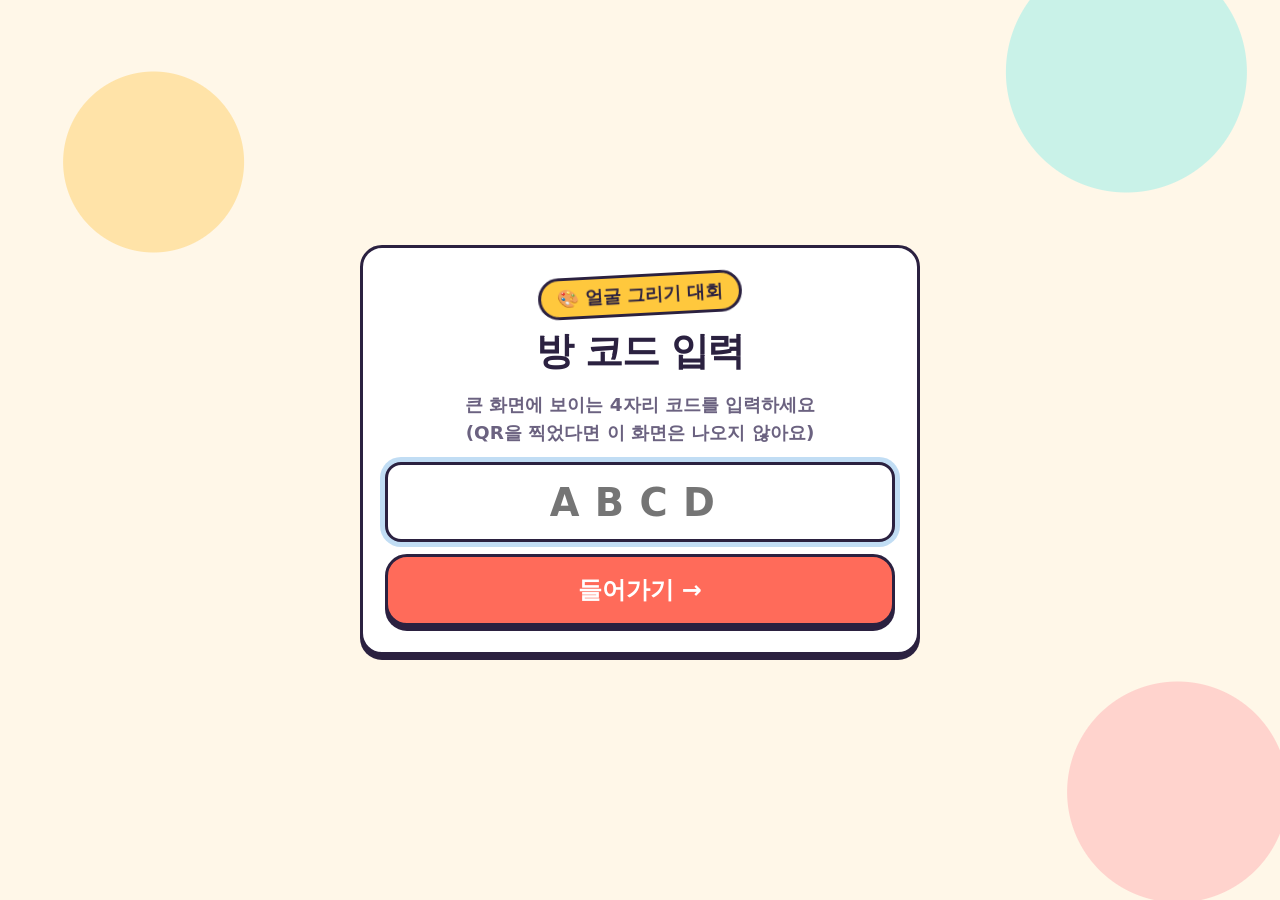
<file: face/index.html>
<!doctype html>
<html lang="ko">
<head>
<meta charset="utf-8">
<meta name="viewport" content="width=device-width, initial-scale=1, maximum-scale=1, user-scalable=no, viewport-fit=cover">
<meta name="apple-mobile-web-app-capable" content="yes">
<meta name="mobile-web-app-capable" content="yes">
<meta name="theme-color" content="#fff7e8">
<title>얼굴 그리기 대회 — 참가</title>
<link rel="stylesheet" href="common.css">
<link rel="stylesheet" href="join.css?v=face5">
</head>
<body class="join">

<!-- 0. 방 코드 입력 (QR 없이 주소로만 들어온 경우) -->
<section id="scr-code" class="screen center hidden">
  <div class="card name-card">
    <div class="badge">🎨 얼굴 그리기 대회</div>
    <h1>방 코드 입력</h1>
    <p class="hint big">큰 화면에 보이는 4자리 코드를 입력하세요<br>(QR을 찍었다면 이 화면은 나오지 않아요)</p>
    <form id="code-form" autocomplete="off">
      <input id="code-input" class="input code-input" maxlength="6" placeholder="ABCD" autocapitalize="characters" enterkeyhint="go" required>
      <button class="btn btn-primary btn-lg wide">들어가기 →</button>
    </form>
  </div>
</section>

<!-- 1. 이름 입력 -->
<section id="scr-name" class="screen center hidden">
  <div class="card name-card">
    <div class="badge">🎨 참가하기</div>
    <h1 id="n-event">얼굴 그리기 대회</h1>
    <div class="topic-box"><span>오늘의 주제</span><b id="n-topic">—</b></div>
    <form id="name-form" autocomplete="off">
      <input id="name-input" class="input" maxlength="12" placeholder="이름 또는 별칭" enterkeyhint="go" required>
      <button class="btn btn-primary btn-lg wide" id="join-btn">입장하기 →</button>
      <p class="hint">로그인 없이 이름만 쓰면 끝! 내 이름표를 단 캐릭터가 큰 화면에 나타나요.</p>
    </form>
  </div>
</section>

<!-- 2. 시작 대기 -->
<section id="scr-wait" class="screen center hidden">
  <div class="card wait-card">
    <h2>👀 큰 화면을 보세요!</h2>
    <p class="hint big"><b id="w-name"></b>님 캐릭터가 등장했어요</p>
    <canvas class="mini-char" id="w-char" width="360" height="480"></canvas>
    <div class="topic-box"><span>오늘의 주제 · 제한 시간 <b id="w-dur">5분</b></span><b id="w-topic">—</b></div>
    <div class="say" data-say></div>
    <p class="hint">진행자가 <b>시작</b>을 누르면 그림판이 열려요 <span class="loader"><i></i><i></i><i></i></span></p>
  </div>
</section>

<!-- 3. 그리기 -->
<section id="scr-draw" class="screen draw hidden">
  <header class="draw-head">
    <div class="topic-line"><span class="topic-tag">주제</span><b id="d-topic">—</b></div>
    <button class="say-btn" id="say-open" aria-label="한마디 보내기">💬</button>
    <div class="timer" id="d-timer">5:00</div>
  </header>

  <div class="canvas-wrap" id="canvas-wrap">
    <div class="zoomer" id="zoomer">
      <canvas id="c-base"></canvas>
      <canvas id="c-guide" aria-hidden="true"></canvas>
      <canvas id="c-ink" aria-label="그림판"></canvas>
      <canvas id="c-badge"></canvas>
    </div>
    <button class="fit-btn hidden" id="fit-btn">↺ 원래 크기</button>
    <div class="pinch-hint" id="pinch-hint">✌️ 두 손가락으로 확대·이동</div>
    <div class="paused-cover hidden" id="paused-cover"><div>⏸️<br>잠시 멈춤<small>진행자가 다시 시작할 때까지 기다려 주세요</small></div></div>
  </div>

  <div class="tools" id="tools">
    <div class="colors" id="colors"></div>
    <div class="tool-row">
      <button class="tool on" id="t-pen">✏️<span>펜</span></button>
      <button class="tool" id="t-eraser">🧽<span>지우개</span></button>
      <button class="tool" id="t-undo">↩️<span>되돌리기</span></button>
      <button class="tool" id="t-clear">🗑️<span>전체 지우기</span></button>
    </div>
    <div class="size-row" id="sizes">
      <span class="size-label">굵기</span>
    </div>
    <button class="btn btn-primary btn-lg submit-btn" id="submit-btn">✨ 화면에 띄우기</button>
  </div>
</section>

<!-- 4. 제출 완료 -->
<section id="scr-done" class="screen scroll hidden">
  <div class="done-wrap">
    <div class="card done-card">
      <div class="big-emoji pop">🎉</div>
      <h2>큰 화면에 떴어요!</h2>
      <img id="done-img" alt="내 캐릭터">
      <div class="say" data-say></div>
      <div class="reveal-note hidden" id="reveal-note">🏆 시상식이 시작됐어요! 앞 화면을 봐 주세요</div>
    </div>
    <div class="card like-card hidden" id="like-card">
      <h3>💗 마음에 드는 그림에 하트!</h3>
      <p class="hint" id="like-hint"></p>
      <div class="like-grid" id="like-grid"></div>
    </div>
  </div>
</section>

<!-- 5. 마감(미제출) -->
<section id="scr-closed" class="screen center hidden">
  <div class="card done-card">
    <div class="big-emoji">⏰</div>
    <h2>그리기 시간이 끝났어요</h2>
    <p class="hint big">다음 라운드를 기다려 주세요!</p>
    <div class="say" data-say></div>
  </div>
</section>

<div class="net-badge hidden" id="net-badge">📶 연결 중…</div>

<script src="vendor/supabase.js"></script>
<script src="common.js?v=face5"></script>
<script src="fd.js?v=face5"></script>
<script src="join.js?v=face5"></script>
</body>
</html>
</file>
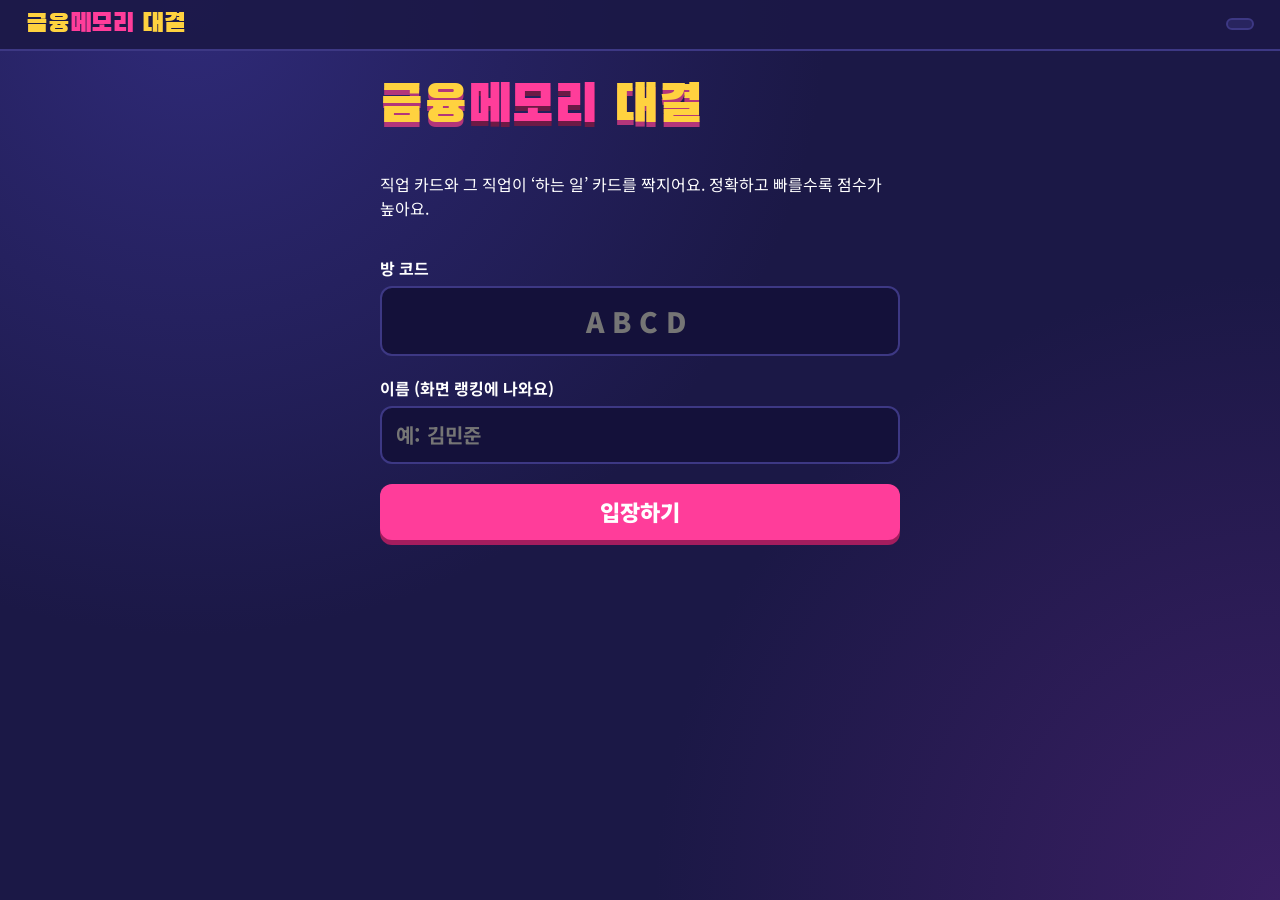
<file: finance/index.html>
<!DOCTYPE html>
<html lang="ko">
<head>
<meta charset="utf-8">
<meta name="viewport" content="width=device-width,initial-scale=1">
<title>금융메모리 대결</title>
<link rel="preconnect" href="https://fonts.googleapis.com">
<link href="https://fonts.googleapis.com/css2?family=Black+Han+Sans&family=Noto+Sans+KR:wght@400;700;900&display=swap" rel="stylesheet">
<link rel="stylesheet" href="arcade.css">
<link rel="stylesheet" href="finance.css">
</head>
<body class="student">
<header class="top"><h1>금융<span>메모리</span> 대결</h1><span class="pill" id="who"></span></header>
<main>
  <section class="view on" id="v-join">
    <form class="setup narrow" id="joinForm">
      <h2 class="hero small">금융<em>메모리</em> 대결</h2>
      <p>직업 카드와 그 직업이 ‘하는 일’ 카드를 짝지어요. 정확하고 빠를수록 점수가 높아요.</p>
      <label class="field" id="codeField">방 코드<input class="input" id="code" maxlength="4" autocomplete="off" autocapitalize="characters" placeholder="ABCD"></label>
      <label class="field">이름 (화면 랭킹에 나와요)<input class="input" id="name" maxlength="12" autocomplete="off" placeholder="예: 김민준"></label>
      <button class="btn big-btn" id="joinBtn">입장하기</button>
      <p class="err" id="joinErr" role="alert"></p>
    </form>
  </section>

  <section class="view" id="v-wait">
    <div class="setup narrow center">
      <h2 class="hero small" id="waitTitle">입장 완료!</h2>
      <p class="wait-msg" id="waitMsg">선생님이 시작 버튼을 누르면<br>모두 동시에 시작돼요.</p>
      <div class="pulse" aria-hidden="true">₩</div>
      <p class="muted" id="waitInfo"></p>
      <div id="myResult"></div>
    </div>
  </section>

  <section class="view" id="v-play">
    <div class="hud"><h2 id="pround"></h2><span class="pill sc" id="mscore">0점</span><span class="pill" id="mpairs">0/10</span><span class="pill" id="mtime">0:00</span><span class="pill combo" id="mcombo"></span></div>
    <div class="grid" id="grid"></div>
  </section>
</main>
<div class="ov" id="cd"><div class="countdown" id="cdn">3</div></div>

<script src="vendor/supabase.js"></script>
<script src="jobs.js"></script>
<script src="fm.js"></script>
<script src="play.js"></script>
</body>
</html>
</file>
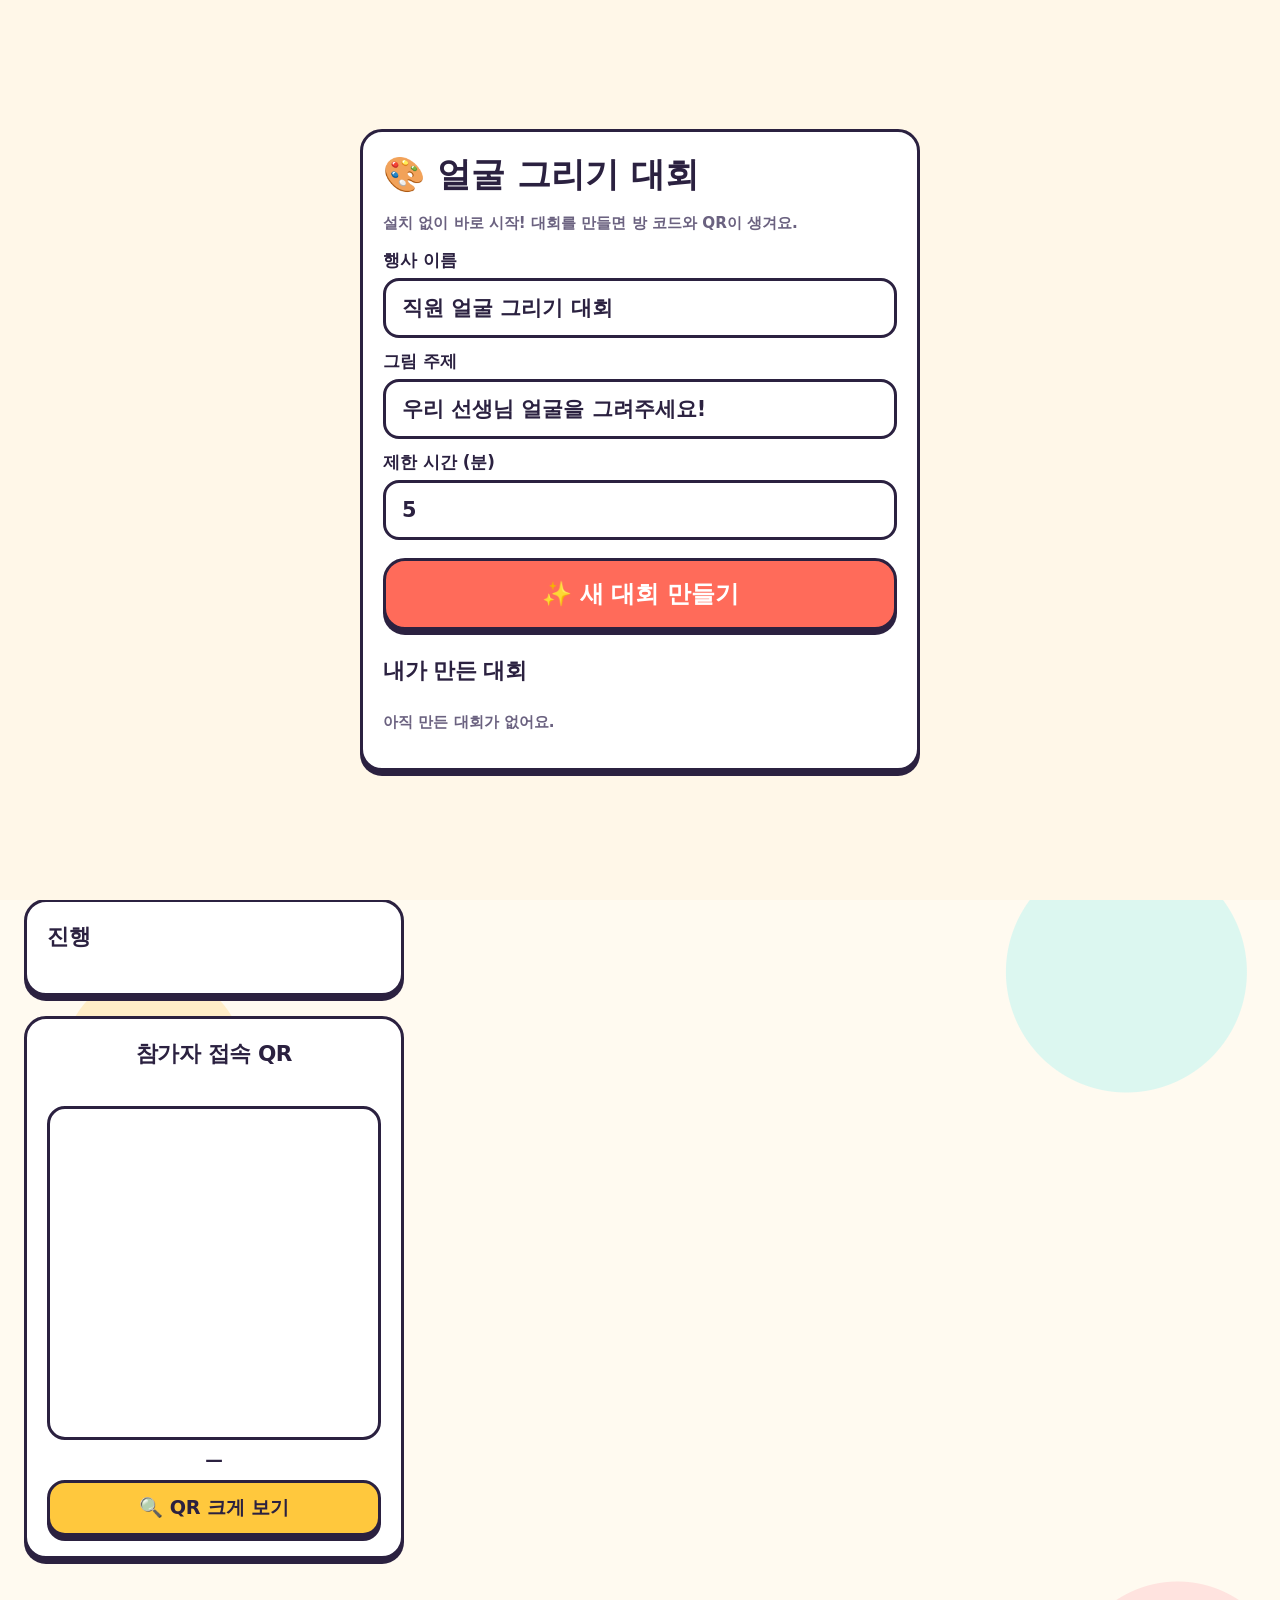
<file: face/host.html>
<!doctype html>
<html lang="ko">
<head>
<meta charset="utf-8">
<meta name="viewport" content="width=device-width, initial-scale=1">
<title>진행자 — 얼굴 그리기 대회</title>
<link rel="stylesheet" href="common.css">
<link rel="stylesheet" href="host.css">
</head>
<body class="host">

<header class="topbar">
  <div class="brand">🎨 <span id="h-event">얼굴 그리기 대회</span> <span class="room-code">방 코드 <b id="h-code">—</b></span></div>
  <span class="chip waiting" id="h-status"><i class="dot"></i><b>시작 전</b></span>
  <div class="h-timer" id="h-timer">5:00</div>
  <div class="counts">
    <div><small>참가</small><b id="h-pc">0</b></div>
    <div><small>제출</small><b id="h-sc">0</b></div>
  </div>
  <a class="btn btn-sky btn-sm" id="open-screen" target="dc-screen">📺 프로젝터 화면 열기</a>
</header>

<nav class="tabs" role="tablist">
  <button class="tab on" data-tab="run">① 진행</button>
  <button class="tab" data-tab="judge">② 심사</button>
  <button class="tab" data-tab="award">③ 시상</button>
  <button class="tab" data-tab="admin">⚙️ 관리</button>
</nav>

<!-- ① 진행 -->
<main class="panel" id="tab-run">
  <div class="run-grid">
    <div class="col">
      <section class="card">
        <h3>대회 설정</h3>
        <form id="cfg-form">
          <label class="field" for="cfg-event">행사 이름</label>
          <input class="input" id="cfg-event" maxlength="60">
          <label class="field" for="cfg-topic">그림 주제</label>
          <input class="input" id="cfg-topic" maxlength="120">
          <label class="field" for="cfg-min">제한 시간 (분)</label>
          <input class="input" id="cfg-min" type="number" min="1" max="180" step="0.5">
          <label class="field">점수 방식</label>
          <div class="opt-row"><label><input type="checkbox" id="cfg-likes"> 💗 좋아요 투표 반영</label>
            <span>심사 <input class="input mini" id="cfg-weight" type="number" min="0" max="100" step="5">% · 1인당 하트 <input class="input mini" id="cfg-maxlikes" type="number" min="1" max="10">개</span></div>
          <div class="opt-row"><label><input type="checkbox" id="cfg-bubbles"> 💬 한마디 말풍선 허용</label></div>
          <label class="field" for="cfg-judge">순위 정하는 방법</label>
          <select class="input" id="cfg-judge">
            <option value="votes">친구 투표로만 순위 (기본)</option>
            <option value="claude">AI가 알아서 채점</option>
            <option value="mock">리허설용 가짜 AI</option>
            <option value="manual">진행자가 직접 채점</option>
          </select>
          <button class="btn btn-mint wide" id="cfg-save" style="margin-top:12px">저장</button>
        </form>
      </section>

      <section class="card">
        <h3>진행</h3>
        <div class="controls" id="controls"></div>
        <p class="note" id="ctl-note"></p>
      </section>

      <section class="card qr-card">
        <h3>참가자 접속 QR</h3>
        <div class="tunnel" id="tunnel"></div>
        <div class="qr" id="qr"></div>
        <div class="url" id="join-url">—</div>
        <button class="btn btn-sun wide" id="qr-big">🔍 QR 크게 보기</button>
      </section>
    </div>

    <div class="col wide-col">
      <section class="card">
        <div class="sec-head">
          <h3>실시간 갤러리</h3>
          <div class="progress"><i id="sub-bar"></i></div>
          <span id="sub-text" class="muted"></span>
        </div>
        <div class="gallery" id="gallery"></div>
        <p class="empty" id="gallery-empty">아직 제출된 그림이 없어요. 그림이 들어오면 여기에 바로 나타나요.</p>
      </section>
      <section class="card">
        <div class="sec-head"><h3>참가자</h3><span class="muted">● 접속 중 · ✅ 완성 · 💬 마지막 한마디 · 이름을 누르면 내보내기</span></div>
        <div class="people" id="people"></div>
      </section>
    </div>
  </div>
</main>

<!-- ② 심사 -->
<main class="panel hidden" id="tab-judge">
  <section class="card judge-bar">
    <div class="ai-state" id="ai-state"></div>
    <div class="row wrap">
      <button class="btn btn-grape" id="ai-new">🤖 AI 심사 (아직 안 본 그림)</button>
      <button class="btn btn-ghost" id="ai-all">🔁 AI 전체 다시 심사</button>
      <a class="btn btn-ghost" id="csv" download>📄 결과 CSV 저장</a>
    </div>
    <div class="ai-progress hidden" id="ai-progress"><div class="progress"><i></i></div><span></span></div>
    <p class="note">심사 기준: <b>창의성 · 주제 표현력 · 완성도 · 재미</b> (각 10점, 총 40점). 그려진 사람의 외모는 평가하지 않고, 그림의 표현과 아이디어만 평가합니다. 진행자가 직접 입력한 점수가 AI 점수보다 우선합니다. <b id="formula-note"></b> 동점이면 창의성 → 좋아요 → 먼저 제출한 순입니다.</p>
  </section>
  <div class="judge-grid">
    <div class="judge-list" id="judge-list"></div>
    <aside class="card rank-panel">
      <h3>현재 순위</h3>
      <ol class="rank-list" id="rank-list"></ol>
      <p class="muted" id="rank-empty">점수가 입력되면 순위가 나타나요.</p>
    </aside>
  </div>
</main>

<!-- ③ 시상 -->
<main class="panel hidden" id="tab-award">
  <div class="award-grid">
    <section class="card">
      <h3>시상식 진행</h3>
      <ol class="steps">
        <li>프로젝터에 <b>📺 프로젝터 화면</b>을 띄워 두세요 (위 오른쪽 버튼).</li>
        <li><b>시상식 시작</b>을 누르면 큰 화면이 시상 화면으로 바뀝니다.</li>
        <li><b>다음 ▶</b>을 누를 때마다 3위 → 2위 → 1위 → 전체 순위 순서로 공개됩니다.</li>
        <li>큰 화면 아래쪽 조작 바(마우스를 움직이면 나타남)나 키보드 → ← 로도 넘길 수 있어요.</li>
      </ol>
      <div class="award-ctl">
        <button class="btn btn-primary btn-lg" id="rv-open">🏆 시상식 시작</button>
        <div class="row">
          <button class="btn btn-ghost btn-lg" id="rv-prev">◀ 이전</button>
          <button class="btn btn-sun btn-lg" id="rv-next">다음 ▶</button>
        </div>
        <button class="btn btn-ghost" id="rv-close">시상식 닫기</button>
      </div>
      <div class="rv-now" id="rv-now"></div>
    </section>
    <section class="card">
      <h3>공개될 순위 미리보기</h3>
      <div id="award-preview"></div>
    </section>
  </div>
</main>

<!-- ⚙️ 관리 -->
<main class="panel hidden" id="tab-admin">
  <div class="admin-grid">
    <section class="card">
      <h3>시연용 데이터</h3>
      <p>예시 참가자 10명과 캐릭터 8개(한마디·하트·점수·작품 별명 포함)를 넣습니다. 큰 화면에서 바로 🏆 순위 발표까지 시연할 수 있어요.</p>
      <div class="row wrap">
        <button class="btn btn-sun" id="demo-scored">🧪 예시 데이터 넣기 (점수 포함)</button>
        <button class="btn btn-ghost" id="demo-plain">예시 그림만 넣기 (채점 연습용)</button>
      </div>
    </section>
    <section class="card">
      <h3>초기화</h3>
      <p><b>새 라운드</b>: 그림과 점수만 지우고 접속한 참가자는 그대로 둡니다. 참가자 화면은 새 그림판으로 바뀝니다.</p>
      <button class="btn btn-sun" id="reset-round">🔄 새 라운드 시작</button>
      <p style="margin-top:22px"><b>전체 초기화</b>: 참가자, 그림, 점수를 모두 지웁니다. 참가자는 이름을 다시 입력해야 합니다.</p>
      <button class="btn btn-danger" id="reset-all">🧹 전체 초기화</button>
    </section>
    <section class="card">
      <h3>다른 기기에서 진행하기</h3>
      <p>아래 링크를 다른 노트북·태블릿에서 열면 같은 대회를 진행할 수 있어요. <b>진행자 키가 들어 있으니 학생에게 보여주지 마세요.</b></p>
      <label class="field">진행자 화면 링크</label><input class="input sm" id="host-link" readonly onclick="this.select()">
      <label class="field">큰 화면(프로젝터) 링크</label><input class="input sm" id="screen-link" readonly onclick="this.select()">
      <p style="margin-top:18px"><a class="btn btn-sky" href="host.html">＋ 새 대회 만들기 / 다른 대회 열기</a></p>
    </section>
    <section class="card">
      <h3>데이터 저장</h3>
      <p>참가자·그림·점수는 인터넷(Supabase)에 실시간으로 저장돼요. 창을 닫거나 새로고침해도 그대로 이어집니다. 결과는 심사 탭의 <b>CSV 저장</b>으로 엑셀에서 열 수 있어요.</p>
      <p class="muted" id="judge-info"></p>
    </section>
  </div>
</main>

<!-- 대회 만들기 -->
<div class="gate hidden" id="gate">
  <div class="card gate-card">
    <h1>🎨 얼굴 그리기 대회</h1>
    <p class="muted">설치 없이 바로 시작! 대회를 만들면 방 코드와 QR이 생겨요.</p>
    <form id="gate-form">
      <label class="field" for="g-event">행사 이름</label>
      <input class="input" id="g-event" maxlength="60" value="직원 얼굴 그리기 대회">
      <label class="field" for="g-topic">그림 주제</label>
      <input class="input" id="g-topic" maxlength="120" value="우리 선생님 얼굴을 그려주세요!">
      <label class="field" for="g-min">제한 시간 (분)</label>
      <input class="input" id="g-min" type="number" min="1" max="60" step="0.5" value="5">
      <button class="btn btn-primary btn-lg wide" style="margin-top:18px">✨ 새 대회 만들기</button>
    </form>
    <h3 style="margin-top:26px">내가 만든 대회</h3>
    <div class="gate-list" id="gate-list"></div>
  </div>
</div>

<!-- QR 크게 보기 -->
<div class="qr-full hidden" id="qr-full">
  <div class="qr-full-inner">
    <h1 id="qf-event"></h1>
    <div class="qr" id="qr-full-code"></div>
    <div class="url big" id="qf-url"></div>
    <p>📱 카메라로 QR을 비추면 바로 참가할 수 있어요 · 로그인 필요 없음</p>
    <button class="btn btn-ghost" id="qr-close">닫기</button>
  </div>
</div>

<script src="vendor/qrcode.js"></script>
<script src="vendor/supabase.js"></script>
<script src="common.js?v=face5"></script>
<script src="fd.js?v=face5"></script>
<script src="host.js?v=face5"></script>
</body>
</html>
</file>
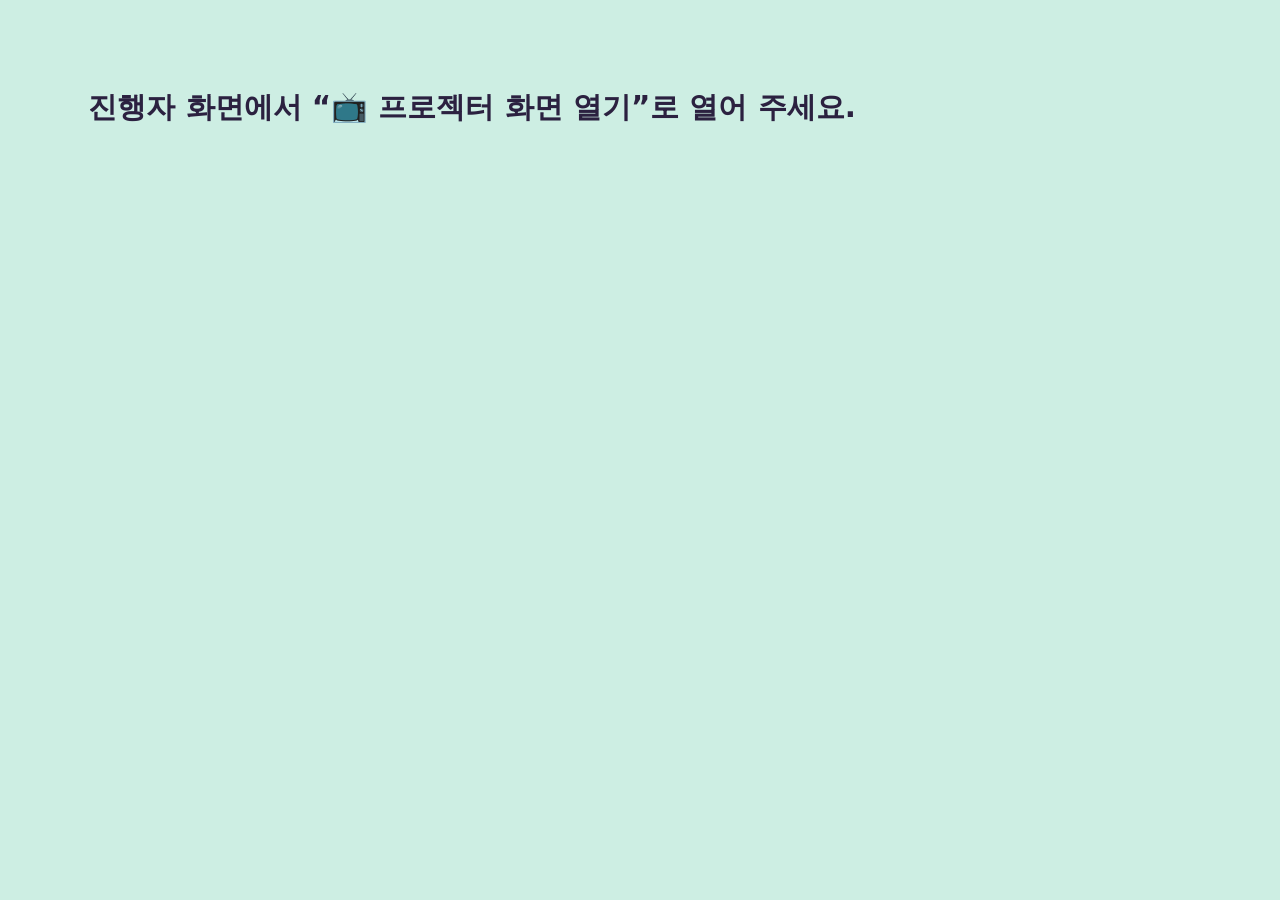
<file: face/screen.html>
<!doctype html>
<html lang="ko">
<head>
<meta charset="utf-8">
<meta name="viewport" content="width=device-width, initial-scale=1">
<title>큰 화면 — 얼굴 그리기 대회</title>
<link rel="stylesheet" href="common.css">
<link rel="stylesheet" href="screen.css">
</head>
<body class="screen-page">

<!-- 캐릭터 무대 -->
<div id="stage">
  <div class="floor"></div>
  <div id="crowd"></div>
</div>

<!-- 상단 정보 -->
<header id="hud">
  <div class="hud-topic"><span id="hud-state">대기</span><b id="hud-topic"></b></div>
  <div class="hud-timer" id="hud-timer">5:00</div>
  <div class="hud-count"><div><small>참가</small><b id="hud-pc">0</b></div><div><small>완성</small><b id="hud-sc">0</b></div></div>
</header>

<!-- 대기 화면 QR -->
<aside id="lobby">
  <div class="lb-badge">🎨 QR 찍고 참가!</div>
  <h1 id="lb-event"></h1>
  <div class="qr" id="lb-qr"></div>
  <div class="lb-url" id="lb-url"></div>
  <p class="lb-how">📱 카메라로 QR 찍기 → 이름 입력 → 끝!<br><small>앱 설치·로그인 필요 없어요</small></p>
</aside>

<!-- 구석 QR -->
<div id="qr-corner"><div class="qr" id="corner-qr"></div><span>QR로 참가</span></div>

<!-- 새 그림 등장 알림 -->
<div id="arrivals"></div>

<!-- AI 심사 연출 -->
<div id="judge-panel" class="hidden">
  <div class="jp-frame"><img id="jp-img" alt=""><i class="scan"></i><i class="corner tl"></i><i class="corner tr"></i><i class="corner bl"></i><i class="corner br"></i></div>
  <div class="jp-info">
    <div class="jp-head"><span class="jp-dot"></span><b id="jp-title">AI 심사위원 분석 중</b></div>
    <div class="jp-name" id="jp-name"></div>
    <div class="jp-bars" id="jp-bars"></div>
    <div class="jp-result hidden" id="jp-result"><div class="jp-nick" id="jp-nick"></div><div class="jp-score" id="jp-score"></div><p id="jp-comment"></p></div>
    <div class="jp-progress" id="jp-progress"></div>
  </div>
</div>

<!-- 크게 보기 -->
<div id="spot" class="hidden"></div>

<!-- 시상식 -->
<div id="award" class="hidden">
  <div class="beams"></div>
  <div id="award-body"></div>
</div>

<!-- 조작 바 -->
<nav id="dock">
  <div id="dock-main"></div>
  <span class="sep"></span>
  <button class="dk" id="dk-qr">📱 QR</button>
  <button class="dk" id="dk-full">⛶ 전체화면</button>
  <a class="dk" id="dk-host" target="dc-host">⚙️ 진행자 화면</a>
</nav>

<script src="vendor/qrcode.js"></script>
<script src="vendor/supabase.js"></script>
<script src="common.js?v=face5"></script>
<script src="fd.js?v=face5"></script>
<script src="screen.js?v=face5"></script>
</body>
</html>
</file>
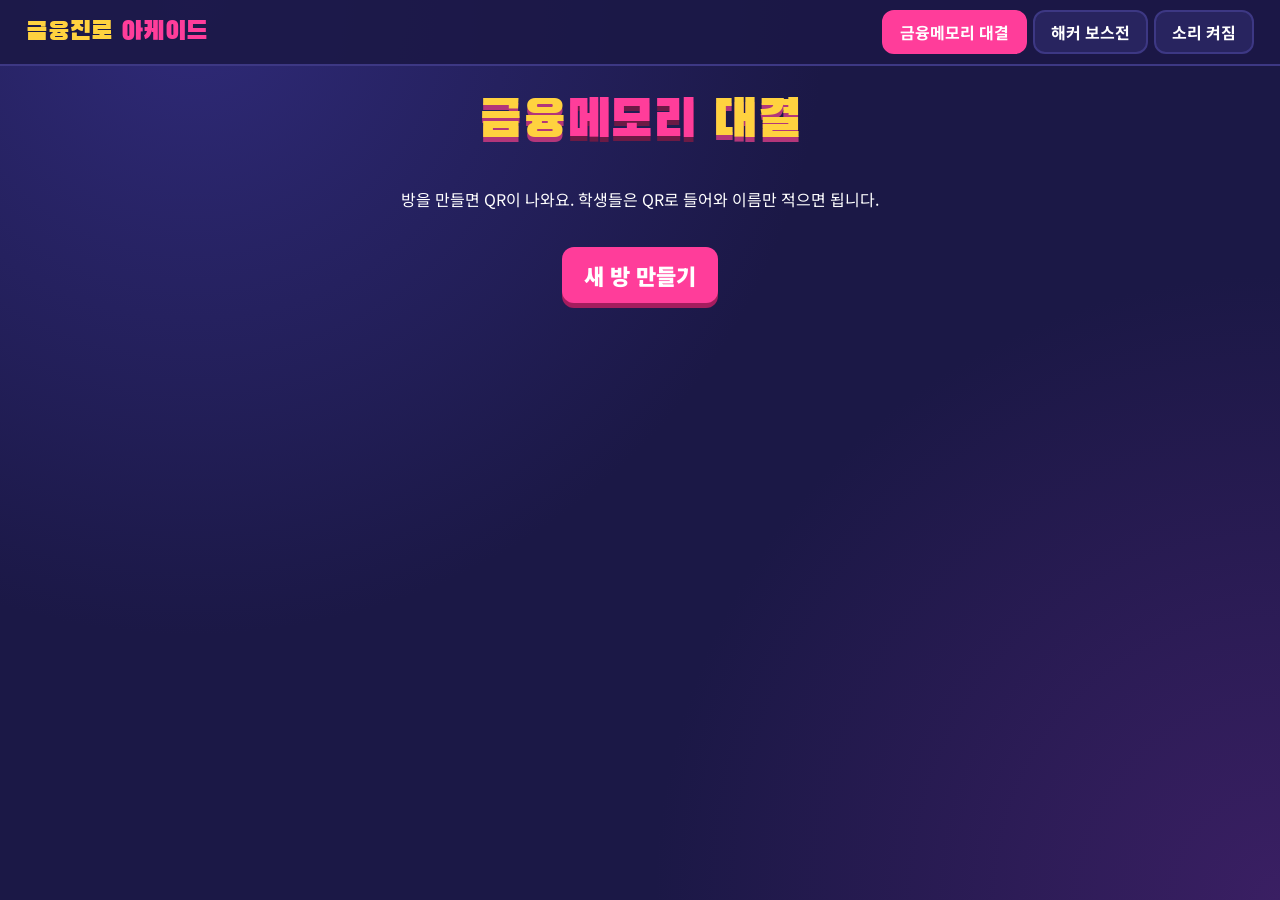
<file: finance/host.html>
<!DOCTYPE html>
<html lang="ko">
<head>
<meta charset="utf-8">
<meta name="viewport" content="width=device-width,initial-scale=1">
<title>금융진로 아케이드 · 진행자</title>
<link rel="preconnect" href="https://fonts.googleapis.com">
<link href="https://fonts.googleapis.com/css2?family=Black+Han+Sans&family=Noto+Sans+KR:wght@400;700;900&display=swap" rel="stylesheet">
<link rel="stylesheet" href="arcade.css">
<link rel="stylesheet" href="finance.css">
</head>
<body>
<header class="top">
  <h1>금융진로 <span>아케이드</span></h1>
  <nav class="nav" id="nav">
    <button data-v="race" class="on">금융메모리 대결</button>
    <button data-v="boss">해커 보스전</button>
    <button id="snd" aria-pressed="true">소리 켜짐</button>
  </nav>
</header>
<main>
  <section class="view on" id="v-start">
    <div class="setup narrow center">
      <h2 class="hero small">금융<em>메모리</em> 대결</h2>
      <p>방을 만들면 QR이 나와요. 학생들은 QR로 들어와 이름만 적으면 됩니다.</p>
      <button class="btn big-btn" id="newRoom">새 방 만들기</button>
      <p class="err" id="startErr" role="alert"></p>
    </div>
  </section>

  <section class="view" id="v-race">
    <div class="host-grid">
      <div class="panel">
        <div class="qr" id="qr"></div>
        <div class="roomcode" id="rcode"></div>
        <div class="joinurl" id="jurl"></div>
        <div><b id="pcount">참가자 0명</b><div class="chips" id="chips"></div></div>
        <button class="btn s" id="newRoom2">새 방 만들기</button>
      </div>
      <div class="panel">
        <div class="ctrl">
          <div class="round"><button id="rm" aria-label="판 번호 내리기">−</button><span id="rnum">1</span><button id="rp" aria-label="판 번호 올리기">+</button></div>
          <span class="muted">판 번호가 같으면 모두 같은 카드 배치</span>
        </div>
        <div class="ctrl">
          <button class="btn big-btn" id="startBtn">▶ 시작</button>
          <button class="btn s" id="stopBtn">■ 이번 판 종료</button>
          <button class="btn g" id="nextBtn">다음 판 준비</button>
        </div>
        <div class="status"><span class="tag" id="stTag">대기 중</span><span class="clock" id="clock">0:00</span><span class="bonus" id="bonus"></span><span class="bonus" id="done"></span></div>
        <h2 style="font-size:28px">실시간 랭킹</h2>
        <div class="board" id="board"><div class="empty">시작하면 여기에 순위가 실시간으로 올라와요.</div></div>
      </div>
    </div>
  </section>

  <section class="view" id="v-boss">
    <div class="arena">
      <div class="stage" id="stage">
        <div class="meter hp"><div class="lb"><span>해커 체력</span><span id="hpn"></span></div><div class="track"><div class="fill" id="hpf"></div></div></div>
        <svg class="boss" id="bossimg" viewBox="0 0 300 260" role="img" aria-label="후드를 쓴 해커 보스">
          <defs><radialGradient id="glow"><stop offset="0" stop-color="#ff3d9a" stop-opacity=".6"/><stop offset="1" stop-color="#ff3d9a" stop-opacity="0"/></radialGradient></defs>
          <ellipse cx="150" cy="245" rx="110" ry="12" fill="#000" opacity=".4"/>
          <circle cx="150" cy="110" r="110" fill="url(#glow)"/>
          <path d="M60 240 Q60 150 100 120 L200 120 Q240 150 240 240Z" fill="#2b2766"/>
          <path d="M150 20 Q80 25 78 110 Q80 165 150 170 Q220 165 222 110 Q220 25 150 20Z" fill="#3a3590"/>
          <path d="M150 40 Q98 46 98 112 Q100 150 150 152 Q200 150 202 112 Q202 46 150 40Z" fill="#0c0a22"/>
          <g id="eyes"><path d="M112 102 L140 110 L114 118Z" fill="#ff3d9a"/><path d="M188 102 L160 110 L186 118Z" fill="#ff3d9a"/></g>
          <path d="M128 135 Q150 128 172 135" stroke="#ff3d9a" stroke-width="3" fill="none"/>
          <rect x="70" y="178" width="160" height="70" rx="8" fill="#9aa0b8"/><rect x="78" y="185" width="144" height="56" rx="4" fill="#10142a"/>
          <text x="86" y="203" fill="#7fb83a" font-family="monospace" font-size="11">&gt; vault.crack()</text>
          <text x="86" y="219" fill="#7fb83a" font-family="monospace" font-size="11">&gt; ₩₩₩ 0101 1100</text>
          <text x="86" y="235" fill="#ff3d9a" font-family="monospace" font-size="11">&gt; ACCESS...</text>
          <circle cx="150" cy="212" r="10" fill="#ffd23f" opacity=".0" id="coin"/>
        </svg>
        <div class="meter vault"><div class="lb"><span>우리 은행 금고</span><span id="vn"></span></div><div class="track"><div class="fill" id="vf"></div></div></div>
        <p class="muted">반 전체가 한 팀이에요. 많이 맞힐수록 공격이 세지고, 몇 명만 맞히면 해커가 금고를 털어요.</p>
      </div>
      <div class="qbox">
        <div class="qtop"><span class="tag" id="qtag">대기 중</span><span class="muted" id="qnum"></span><svg class="timer" viewBox="0 0 64 64"><circle cx="32" cy="32" r="27" fill="none" stroke="#3d3884" stroke-width="7"/><circle id="tr" cx="32" cy="32" r="27" fill="none" stroke="#ffd23f" stroke-width="7" stroke-linecap="round" transform="rotate(-90 32 32)" stroke-dasharray="169.6" stroke-dashoffset="0"/><text id="tt" x="32" y="40" text-anchor="middle" fill="#fff" font-family="Black Han Sans" font-size="22">20</text></svg></div>
        <div class="q" id="q">해커가 금고 앞에 나타났다! 문제를 맞혀 막아내자.</div>
        <div id="qx"></div>
        <div class="ans" id="ans"></div>
        <div id="pick" style="display:none"><p class="muted" style="margin-bottom:8px">손 들어 보세요! 정답을 맞힌 사람이 얼마나 되나요?</p><div class="crowd">
          <button data-hit="many">거의 다 맞힘<small>큰 공격</small></button>
          <button data-hit="half">절반쯤<small>보통 공격</small></button>
          <button data-hit="few">몇 명만<small>해커의 반격!</small></button></div></div>
        <div class="row"><button class="btn" id="qbtn">문제 시작</button><button class="btn s" id="breset">보스 다시 소환</button></div>
      </div>
    </div>
  </section>
</main>
<div class="ov" id="cd"><div class="countdown" id="cdn">3</div></div>

<script src="vendor/supabase.js"></script>
<script src="vendor/qrcode.js"></script>
<script src="jobs.js"></script>
<script src="fm.js"></script>
<script src="host.js"></script>
<script src="boss.js"></script>
</body>
</html>
</file>
<file: face/common.css>
/* 공통 디자인: 밝고 유쾌한 '스티커' 스타일 */
:root {
  --bg: #fff7e8;
  --paper: #ffffff;
  --ink: #2b2140;
  --ink-soft: #6b6280;
  --line: #2b2140;
  --coral: #ff6b5a;
  --sun: #ffc83d;
  --mint: #2ec4a6;
  --sky: #4d9de0;
  --grape: #b57bff;
  --pink: #ff8fc7;
  --radius: 22px;
  --shadow: 0 5px 0 var(--line);
  --font: 'Pretendard', 'Apple SD Gothic Neo', 'Malgun Gothic', 'Noto Sans KR', system-ui, sans-serif;
}

* { box-sizing: border-box; }
html, body { margin: 0; height: 100%; }
body {
  font-family: var(--font);
  color: var(--ink);
  background:
    radial-gradient(circle at 12% 18%, #ffe3a8 0 90px, transparent 91px),
    radial-gradient(circle at 88% 8%, #c9f2e8 0 120px, transparent 121px),
    radial-gradient(circle at 92% 88%, #ffd3cd 0 110px, transparent 111px),
    var(--bg);
  word-break: keep-all;
  -webkit-tap-highlight-color: transparent;
}

button, input, textarea, select { font: inherit; color: inherit; }

.btn {
  display: inline-flex; align-items: center; justify-content: center; gap: .4em;
  min-height: 56px; padding: 0 1.3em;
  font-size: 1.2rem; font-weight: 800; letter-spacing: -.01em;
  border: 3px solid var(--line); border-radius: 18px;
  background: var(--paper); box-shadow: var(--shadow);
  cursor: pointer; user-select: none; touch-action: manipulation; text-decoration: none; color: inherit;
  transition: transform .08s, box-shadow .08s, opacity .2s;
}
.btn:active:not(:disabled) { transform: translateY(4px); box-shadow: 0 1px 0 var(--line); }
.btn:disabled { opacity: .4; cursor: not-allowed; }
.btn-primary { background: var(--coral); color: #fff; }
.btn-sky, .btn-primary, .btn-mint, .btn-grape, .btn-danger { color: #fff; }
.btn-sun { background: var(--sun); }
.btn-mint { background: var(--mint); color: #fff; }
.btn-sky { background: var(--sky); color: #fff; }
.btn-grape { background: var(--grape); color: #fff; }
.btn-danger { background: #e2453a; color: #fff; }
.btn-ghost { background: #fff; }
.btn-sm { min-height: 42px; font-size: 1rem; padding: 0 .9em; border-radius: 14px; box-shadow: 0 3px 0 var(--line); }
.btn-lg { min-height: 72px; font-size: 1.5rem; border-radius: 22px; }

.card {
  background: var(--paper); border: 3px solid var(--line); border-radius: var(--radius);
  box-shadow: var(--shadow); padding: 20px;
}

.input, textarea.input {
  width: 100%; min-height: 60px; padding: 10px 16px;
  font-size: 1.3rem; font-weight: 700;
  border: 3px solid var(--line); border-radius: 16px; background: #fff; outline: none;
}
.input:focus { box-shadow: 0 0 0 5px rgba(77,157,224,.35); }
label.field { display: block; font-weight: 800; margin: 12px 0 6px; font-size: 1.05rem; }

.chip {
  display: inline-flex; align-items: center; gap: .35em;
  padding: .25em .8em; border: 2.5px solid var(--line); border-radius: 999px;
  background: #fff; font-weight: 800; white-space: nowrap;
}
.chip.waiting { background: #eee8ff; }
.chip.running { background: var(--mint); color: #fff; }
.chip.paused { background: var(--sun); }
.chip.ended { background: var(--coral); color: #fff; }
.dot { width: .6em; height: .6em; border-radius: 50%; background: currentColor; display: inline-block; }
.chip.running .dot { animation: blink 1s infinite; }
@keyframes blink { 50% { opacity: .2; } }

.modal-back {
  position: fixed; inset: 0; z-index: 1000; display: grid; place-items: center; padding: 20px;
  background: rgba(43,33,64,.45); animation: fade .15s;
}
.modal {
  width: min(520px, 100%); background: #fff; border: 3px solid var(--line); border-radius: 26px;
  box-shadow: 0 8px 0 var(--line); padding: 28px; animation: pop .2s;
}
.modal-msg { font-size: 1.35rem; font-weight: 800; text-align: center; margin: 0 0 22px; line-height: 1.5; }
.modal-msg small { font-size: .85rem; color: var(--ink-soft); font-weight: 600; }
.modal .input { margin-bottom: 18px; text-align: center; letter-spacing: .2em; }
.modal-btns { display: flex; gap: 12px; }
.modal-btns .btn { flex: 1; }

#toasts { position: fixed; left: 50%; bottom: 28px; transform: translateX(-50%); z-index: 2000; display: grid; gap: 8px; }
.toast {
  padding: 14px 22px; border: 3px solid var(--line); border-radius: 16px; background: #fff;
  box-shadow: 0 4px 0 var(--line); font-weight: 800; font-size: 1.1rem; animation: pop .2s; transition: opacity .4s;
}
.toast.error { background: #ffe1dc; }
.toast.ok { background: #d7f7ee; }
.toast.out { opacity: 0; }

.confetti { position: fixed; inset: 0; pointer-events: none; z-index: 3000; }

@keyframes fade { from { opacity: 0; } }
@keyframes pop { from { transform: scale(.85); opacity: 0; } }
@keyframes rise { from { transform: translateY(30px) scale(.9); opacity: 0; } }
.hidden { display: none !important; }
</file>
<file: face/join.css>
/* 참가자 화면: 휴대폰·태블릿 (세로 우선, 가로 지원) */
html, body.join { overflow: hidden; overscroll-behavior: none; }
body.join { position: fixed; inset: 0; touch-action: manipulation; user-select: none; -webkit-user-select: none; -webkit-touch-callout: none; }
body.join input { user-select: text; -webkit-user-select: text; }

.screen { position: absolute; inset: 0; padding: max(14px, env(safe-area-inset-top)) 14px max(14px, env(safe-area-inset-bottom)); }
.screen.center { display: grid; place-items: center; overflow-y: auto; }
.screen.scroll { overflow-y: auto; -webkit-overflow-scrolling: touch; }

.name-card, .wait-card, .done-card { width: min(560px, 100%); text-align: center; padding: 26px 22px; animation: rise .35s; }
.name-card h1 { font-size: clamp(1.7rem, 6.5vw, 2.4rem); margin: 10px 0 14px; letter-spacing: -.03em; }
.badge { display: inline-block; background: var(--sun); border: 3px solid var(--line); border-radius: 999px; padding: 6px 16px; font-weight: 900; font-size: 1.1rem; transform: rotate(-3deg); }
.topic-box { background: #fff3d1; border: 3px dashed var(--line); border-radius: 18px; padding: 12px; margin: 10px 0; }
.topic-box span { display: block; font-weight: 800; color: var(--ink-soft); font-size: .95rem; }
.topic-box b { display: block; font-size: clamp(1.25rem, 5vw, 1.7rem); margin-top: 4px; line-height: 1.35; }
.name-card form { margin-top: 16px; display: grid; gap: 12px; }
.name-card .input { font-size: 1.6rem; text-align: center; min-height: 70px; }
.hint { color: var(--ink-soft); font-weight: 600; font-size: 1rem; margin: 8px 0; line-height: 1.5; }
.hint.big { font-size: 1.15rem; }
.wide { width: 100%; }
.big-emoji { font-size: 4rem; line-height: 1.1; }
.pop { animation: pop .5s cubic-bezier(.3,1.6,.5,1); }
.wait-card h2, .done-card h2 { font-size: clamp(1.5rem, 6vw, 2.1rem); margin: 6px 0; }
.mini-char { width: 150px; height: 200px; display: block; margin: 4px auto; animation: bob 2.4s ease-in-out infinite; }
@keyframes bob { 50% { transform: translateY(-8px); } }
.loader { display: inline-flex; gap: 5px; vertical-align: middle; }
.loader i { width: 9px; height: 9px; border-radius: 50%; background: var(--coral); animation: bounce 1s infinite; }
.loader i:nth-child(2) { background: var(--sun); animation-delay: .15s; }
.loader i:nth-child(3) { background: var(--mint); animation-delay: .3s; }
@keyframes bounce { 50% { transform: translateY(-8px); } }

/* 한마디 */
.say { background: #eef6ff; border: 3px solid var(--line); border-radius: 18px; padding: 10px; margin: 12px 0 4px; text-align: left; }
.say-title { font-weight: 900; margin-bottom: 8px; }
.say-row { display: flex; gap: 8px; }
.say-row .input { min-height: 52px; font-size: 1.15rem; padding: 6px 12px; }
.say-row .btn { min-height: 52px; font-size: 1.05rem; padding: 0 .9em; flex: none; }
.chips { display: flex; flex-wrap: wrap; gap: 6px; margin-top: 8px; }
.chips button { border: 2.5px solid var(--line); border-radius: 999px; background: #fff; font-weight: 800; padding: 6px 12px; font-size: .95rem; }
.chips button:active { background: var(--sun); }
.say-last { margin-top: 6px; font-size: .9rem; color: var(--ink-soft); font-weight: 700; }

/* 완료 + 하트 */
.done-wrap { width: min(620px, 100%); margin: 0 auto; display: grid; gap: 14px; padding-bottom: 20px; }
.done-card { width: 100%; }
#done-img { width: min(240px, 60%); border: 3px solid var(--line); border-radius: 16px; background: #dff3ec; }
.reveal-note { margin-top: 12px; background: var(--sun); border: 3px solid var(--line); border-radius: 16px; padding: 12px; font-weight: 900; font-size: 1.1rem; animation: pop .3s; }
.like-card h3 { margin: 0 0 4px; font-size: 1.35rem; }
.like-grid { display: grid; grid-template-columns: repeat(auto-fill, minmax(140px, 1fr)); gap: 10px; margin-top: 10px; }
.lk { position: relative; border: 3px solid var(--line); border-radius: 14px; overflow: hidden; background: #fff; }
.lk img { display: block; width: 100%; aspect-ratio: 3/4; object-fit: cover; background: #dff3ec; }
.lk .nm { font-weight: 800; padding: 4px 8px; font-size: .95rem; white-space: nowrap; overflow: hidden; text-overflow: ellipsis; }
.lk .heart { position: absolute; right: 6px; bottom: 34px; width: 52px; height: 52px; border-radius: 50%; border: 3px solid var(--line); background: #fff; font-size: 1.6rem; display: grid; place-items: center; box-shadow: 0 3px 0 var(--line); }
.lk .heart.on { background: #ffd6e7; animation: pop .35s cubic-bezier(.3,1.6,.5,1); }
.lk.mine { opacity: .6; }
.lk.mine .tag { position: absolute; left: 6px; top: 6px; background: var(--sky); color: #fff; font-weight: 800; border-radius: 8px; padding: 2px 8px; font-size: .8rem; }

/* ---------- 그리기 ---------- */
.screen.draw { display: grid; gap: 10px; grid-template-columns: minmax(0, 1fr); grid-template-rows: auto minmax(0, 1fr) auto; grid-template-areas: "head" "canvas" "tools"; }
.draw-head, .tools, .colors, .canvas-wrap { min-width: 0; }
.draw-head { grid-area: head; display: flex; align-items: center; gap: 8px; }
.topic-line { flex: 1; min-width: 0; background: #fff; border: 3px solid var(--line); border-radius: 16px; padding: 7px 12px; display: flex; align-items: center; gap: 8px; }
.topic-line b { font-size: 1.1rem; overflow: hidden; text-overflow: ellipsis; white-space: nowrap; }
.topic-tag { flex: none; background: var(--sky); color: #fff; font-weight: 900; padding: 2px 9px; border-radius: 10px; border: 2px solid var(--line); font-size: .9rem; }
.say-btn { flex: none; width: 52px; height: 52px; border: 3px solid var(--line); border-radius: 16px; background: #eef6ff; font-size: 1.5rem; box-shadow: 0 3px 0 var(--line); }
.timer { flex: none; min-width: 100px; text-align: center; font-size: 1.9rem; font-weight: 900; font-variant-numeric: tabular-nums; background: var(--sun); border: 3px solid var(--line); border-radius: 16px; padding: 2px 12px; box-shadow: 0 3px 0 var(--line); }
.timer.warn { background: var(--coral); color: #fff; animation: pulse 1s infinite; }
.timer.paused { background: #e7e2f3; }
@keyframes pulse { 50% { transform: scale(1.07); } }

.canvas-wrap { grid-area: canvas; position: relative; min-height: 0; overflow: hidden; border: 3px solid var(--line); border-radius: 18px;
  background: radial-gradient(ellipse at 50% 40%, #e9f8f2, #cdeee3); touch-action: none; box-shadow: 0 4px 0 var(--line); }
.zoomer { position: absolute; transform-origin: 0 0; }
.zoomer canvas { position: absolute; inset: 0; width: 100%; height: 100%; }
#c-guide { pointer-events: none; transition: opacity .25s; }
#c-guide.gone { opacity: 0; }
#c-badge { pointer-events: none; }
.fit-btn { position: absolute; right: 8px; top: 8px; border: 2.5px solid var(--line); border-radius: 12px; background: #fff; font-weight: 800; padding: 8px 12px; z-index: 3; }
.pinch-hint { position: absolute; left: 50%; bottom: 8px; transform: translateX(-50%); background: rgba(43,33,64,.75); color: #fff; font-weight: 700; font-size: .85rem; border-radius: 999px; padding: 4px 12px; pointer-events: none; transition: opacity .6s; }
.pinch-hint.gone { opacity: 0; }
.paused-cover { position: absolute; inset: 0; display: grid; place-items: center; background: rgba(255,247,232,.9); font-size: 3rem; text-align: center; font-weight: 900; z-index: 4; }
.paused-cover small { display: block; font-size: 1.05rem; font-weight: 700; color: var(--ink-soft); margin-top: 8px; }

.tools { grid-area: tools; display: grid; gap: 8px; }
.colors { display: flex; gap: 8px; overflow-x: auto; padding: 6px 2px 8px; scrollbar-width: none; }
.colors::-webkit-scrollbar { display: none; }
.swatch { flex: none; width: 42px; height: 42px; border-radius: 50%; border: 3px solid var(--line); cursor: pointer; padding: 0; box-shadow: 0 3px 0 var(--line); }
.swatch.on { transform: translateY(-3px) scale(1.1); outline: 4px solid var(--sky); outline-offset: 2px; }
.swatch.custom { background: conic-gradient(red, yellow, lime, cyan, blue, magenta, red); position: relative; overflow: hidden; }
.swatch.custom input { position: absolute; inset: 0; opacity: 0; width: 100%; height: 100%; }
.tool-row { display: grid; grid-template-columns: repeat(4, 1fr); gap: 8px; }
.tool { min-height: 56px; border: 3px solid var(--line); border-radius: 16px; background: #fff; box-shadow: 0 3px 0 var(--line); font-size: 1.35rem; display: flex; flex-direction: column; align-items: center; justify-content: center; line-height: 1.1; touch-action: manipulation; }
.tool span { font-size: .8rem; font-weight: 800; margin-top: 2px; }
.tool.on { background: var(--sun); }
.tool:active { transform: translateY(3px); box-shadow: none; }
.tool:disabled { opacity: .35; }
.size-row { display: flex; align-items: center; gap: 8px; background: #fff; border: 3px solid var(--line); border-radius: 16px; padding: 4px 12px; }
.size-label { font-weight: 900; margin-right: auto; }
.sz { width: 46px; height: 44px; flex: none; border: 0; background: none; display: grid; place-items: center; border-radius: 12px; }
.sz i { display: block; border-radius: 50%; background: #2b2140; }
.sz.on { background: #ffe9a8; outline: 3px solid var(--line); }
.submit-btn { width: 100%; }

.net-badge { position: fixed; top: 10px; left: 50%; transform: translateX(-50%); background: #ffe1dc; border: 3px solid var(--line); border-radius: 999px; padding: 6px 16px; font-weight: 800; z-index: 500; }

@media (orientation: landscape) and (min-width: 700px) {
  .screen.draw { grid-template-columns: minmax(0, 1fr) minmax(260px, 30vw); grid-template-rows: auto minmax(0, 1fr); grid-template-areas: "head head" "canvas tools"; }
  .tools { align-content: start; overflow-y: auto; padding: 4px; }
  .colors { flex-wrap: wrap; overflow: visible; }
  .tool-row { grid-template-columns: repeat(2, 1fr); }
}
@media (orientation: portrait) and (min-width: 700px) {
  .swatch { width: 48px; height: 48px; }
  .tool { min-height: 66px; font-size: 1.6rem; }
  .tool span { font-size: .95rem; }
  .timer { font-size: 2.4rem; }
  .topic-line b { font-size: 1.4rem; }
}
@media (max-height: 640px) and (orientation: portrait) {
  .tool { min-height: 46px; font-size: 1.1rem; }
  .tool span { font-size: .7rem; }
  .sz { height: 38px; }
  .timer { font-size: 1.5rem; min-width: 80px; }
}

.code-input { font-size: 2.4rem !important; letter-spacing: .4em; text-transform: uppercase; text-align: center; min-height: 80px !important; }
</file>
<file: finance/arcade.css>
/* VOICE: 교실 아케이드. 크게, 시끄럽게, 한눈에.
   IDEA: 오락실 게임기 화면에 꽂힌 금융직업 트레이딩 카드
   PICTURE: 뒤집히는 카드판 / 체력 바를 단 후드 해커 보스
   COLOUR+TYPE: 밤의 인디고 바탕, 핑크 강조, 금화 노랑. Black Han Sans + Noto Sans KR
   LAYOUT: 상단 메뉴와 모둠 점수판 고정, 아래 전체가 게임 화면 */
:root{color-scheme:dark;--bg:#1b1846;--panel:#28245f;--line:#3d3884;--ink:#fff;--soft:#c9c5f2;--pink:#ff3d9a;--gold:#ffd23f;--back:#6c6fd1;
--red:#e8505b;--yellow:#f2a93b;--green:#7fb83a;--blue:#2f97c4;--purple:#9466d6}
*{box-sizing:border-box;min-width:0}
html,body{height:100%}
body{margin:0;background:var(--bg);color:var(--ink);font:16px/1.5 "Noto Sans KR",system-ui,sans-serif;overflow-x:clip;
background-image:radial-gradient(circle at 15% 0%,#2f2a78 0,transparent 45%),radial-gradient(circle at 100% 100%,#3a1f63 0,transparent 40%)}
h1,h2,h3,.disp{font-family:"Black Han Sans","Noto Sans KR",sans-serif;font-weight:400;margin:0;line-height:1.1}
button{font:inherit;color:inherit;cursor:pointer;border:0;min-height:44px;border-radius:12px}
button:focus-visible,input:focus-visible{outline:3px solid var(--gold);outline-offset:2px}
.top{display:flex;align-items:center;gap:12px;flex-wrap:wrap;padding:10px max(2vw,12px);border-bottom:2px solid var(--line);background:#1b1846e6;position:sticky;top:0;z-index:5}
.top h1{font-size:26px;color:var(--gold);margin-right:auto}
.top h1 span{color:var(--pink)}
.nav{display:flex;gap:6px;flex-wrap:wrap}
.nav button{background:var(--panel);padding:0 16px;font-weight:700;border:2px solid var(--line)}
.nav button.on{background:var(--pink);border-color:var(--pink)}
.board{display:flex;gap:8px;flex-wrap:wrap;padding:10px max(2vw,12px)}
.chip{flex:1 1 120px;background:var(--panel);border:2px solid var(--line);border-radius:14px;padding:6px 12px;display:flex;align-items:center;justify-content:space-between;gap:8px;transition:transform .2s}
.chip b{font-size:15px;white-space:nowrap;overflow:hidden;text-overflow:ellipsis}
.chip .sc{font-weight:900;font-size:28px;color:var(--gold)}
.chip.turn{border-color:var(--pink);background:#4a1f5e;transform:translateY(-3px);box-shadow:0 6px 0 #ff3d9a55}
.chip.turn b::before{content:"▶ ";color:var(--pink)}
main{padding:4px max(2vw,12px) 24px}
.view{display:none}.view.on{display:block}
.btn{background:var(--pink);font-weight:900;padding:0 22px;font-size:18px;box-shadow:0 5px 0 #a41d5e}
.btn:active{transform:translateY(3px);box-shadow:0 2px 0 #a41d5e}
.btn.g{background:var(--gold);color:#2a1d00;box-shadow:0 5px 0 #b38a10}
.btn.s{background:var(--panel);border:2px solid var(--line);box-shadow:none;font-weight:700;font-size:16px}
/* setup */
.setup{max-width:880px;margin:24px auto;display:grid;gap:20px}
.hero{font-size:clamp(40px,7vw,76px);color:var(--gold);text-shadow:0 5px 0 #b3367a}
.hero em{font-style:normal;color:var(--pink);text-shadow:0 5px 0 #6c1a45}
.row{display:flex;gap:10px;flex-wrap:wrap;align-items:center}
.cnt button{width:52px;font-size:22px;background:var(--panel);border:2px solid var(--line)}
.cnt .on{background:var(--pink);border-color:var(--pink)}
.names{display:grid;grid-template-columns:repeat(auto-fill,minmax(150px,1fr));gap:8px}
.names input{font:inherit;font-size:16px;padding:10px 12px;border-radius:10px;border:2px solid var(--line);background:#14113a;color:#fff;min-height:44px}
.modes{display:grid;grid-template-columns:repeat(auto-fit,minmax(min(100%,260px),1fr));gap:14px}
.mode{background:var(--panel);border:2px solid var(--line);border-radius:18px;padding:18px;text-align:left;display:grid;gap:6px}
.mode h3{font-size:26px;color:var(--gold)}
.mode p{margin:0;color:var(--soft);font-size:15px}
.mode:hover{border-color:var(--pink)}
/* memory */
.mhead{display:flex;gap:10px;align-items:center;flex-wrap:wrap;margin:4px 0 10px}
.mhead h2{font-size:28px;margin-right:auto}
.combo{font-family:"Black Han Sans";color:var(--pink);font-size:22px;min-width:90px}
.grid{display:grid;grid-template-columns:repeat(5,minmax(0,1fr));gap:clamp(6px,1vw,12px);grid-auto-rows:max(120px,calc((100vh - 250px)/4));max-width:1200px;margin:0 auto}
.card{perspective:900px;background:none;padding:0;min-height:0}
.inner{position:relative;width:100%;height:100%;transition:transform .5s;transform-style:preserve-3d}
.card.up .inner,.card.done .inner{transform:rotateY(180deg)}
.face{position:absolute;inset:0;backface-visibility:hidden;border-radius:14px;overflow:hidden}
.back{background:var(--back);border:3px solid #fff3;display:grid;place-items:center;
background-image:repeating-linear-gradient(45deg,#ffffff10 0 10px,transparent 10px 20px)}
.back svg{width:52%;max-height:70%}
.card:hover:not(.up):not(.done) .back{border-color:var(--gold)}
.front{transform:rotateY(180deg);background:#fff;color:#1b1846;border:5px solid var(--c);display:flex;flex-direction:column}
.front .bar{background:var(--c);color:#fff;display:flex;justify-content:space-between;align-items:center;padding:3px 8px;font-size:13px;font-weight:700}
.front .nm{flex:1;display:grid;place-items:center;text-align:center;padding:4px;font-family:"Black Han Sans";font-size:clamp(15px,1.9vw,26px);line-height:1.15;word-break:keep-all}
.card.done{opacity:.35;pointer-events:none}
.stars{letter-spacing:1px;color:var(--gold);white-space:nowrap}
/* overlay */
.ov{position:fixed;inset:0;background:#0b0a24d9;display:none;place-items:center;z-index:20;padding:16px}
.ov.on{display:grid}
.big{width:min(560px,100%);border-radius:24px;background:#fff;color:#1b1846;border:8px solid var(--c,var(--pink));text-align:center;overflow:hidden;animation:pop .45s cubic-bezier(.2,1.6,.4,1)}
.big .bar{background:var(--c,var(--pink));color:#fff;padding:10px;font-family:"Black Han Sans";font-size:22px;display:flex;justify-content:space-between}
.big .bd{padding:18px 22px 22px;display:grid;gap:10px}
.rar{font-family:"Black Han Sans";font-size:44px;line-height:1}
.big h2{font-size:clamp(34px,6vw,52px)}
.big p{margin:0;font-size:18px}
.pts{font-family:"Black Han Sans";font-size:30px;color:var(--pink)}
.say{background:#f1efff;border-radius:12px;padding:8px;font-weight:700;font-size:15px}
@keyframes pop{from{transform:scale(.4) rotate(-8deg);opacity:0}}
.r5{background:linear-gradient(90deg,#ff3d9a,#ffd23f,#2f97c4,#ff3d9a);background-size:300%;-webkit-background-clip:text;background-clip:text;color:transparent;animation:shine 2s linear infinite}
@keyframes shine{to{background-position:300%}}
/* boss */
.arena{display:grid;grid-template-columns:minmax(0,5fr) minmax(0,7fr);gap:18px;max-width:1240px;margin:0 auto}
.stage{background:#120f33;border:2px solid var(--line);border-radius:20px;padding:14px;display:grid;gap:10px;align-content:start;position:relative;overflow:hidden}
.meter{display:grid;gap:4px}
.meter .lb{display:flex;justify-content:space-between;font-weight:700;font-size:15px}
.track{height:22px;background:#2b2766;border-radius:11px;overflow:hidden;border:2px solid #0006}
.fill{height:100%;transition:width .6s cubic-bezier(.3,1.4,.5,1)}
.hp .fill{background:linear-gradient(90deg,#ff3d9a,#ff7a59)}
.vault .fill{background:linear-gradient(90deg,#ffd23f,#7fb83a)}
.boss{width:100%;max-height:42vh}
.boss.hit{animation:shake .5s}
@keyframes shake{20%{transform:translateX(-14px) rotate(-3deg)}40%{transform:translateX(12px) rotate(2deg)}60%{transform:translateX(-8px)}80%{transform:translateX(5px)}}
.dmg{position:absolute;left:50%;top:35%;font-family:"Black Han Sans";font-size:64px;color:var(--gold);text-shadow:0 4px 0 #a41d5e;pointer-events:none;animation:up 1.1s forwards;transform:translateX(-50%)}
@keyframes up{to{transform:translate(-50%,-120px);opacity:0}}
.flash{animation:red .7s}
@keyframes red{30%{box-shadow:inset 0 0 0 9999px #ff2a2a55}}
.qbox{background:var(--panel);border:2px solid var(--line);border-radius:20px;padding:18px;display:grid;gap:14px;align-content:start}
.qtop{display:flex;justify-content:space-between;align-items:center;gap:10px}
.tag{background:var(--pink);padding:4px 12px;border-radius:999px;font-weight:900;font-size:14px;white-space:nowrap}
.q{font-size:clamp(22px,2.6vw,34px);font-weight:900;line-height:1.35;word-break:keep-all}
.hint{font-family:"Black Han Sans";font-size:clamp(36px,5vw,60px);color:var(--gold);letter-spacing:6px;text-align:center}
.opts{display:grid;grid-template-columns:repeat(2,minmax(0,1fr));gap:10px}
.opt{background:#14113a;border:3px solid var(--line);border-radius:14px;padding:12px;font-size:20px;font-weight:700;text-align:left}
.opt.ok{background:var(--green);border-color:#fff}
.opt,.ox button{cursor:pointer;color:#fff}.opt:hover,.ox button:hover{border-color:var(--gold)}
.opt.no,.ox .no{background:var(--red);border-color:#fff}
.ox{display:flex;gap:14px;justify-content:center}
.ox button{width:clamp(90px,12vw,140px);aspect-ratio:1;border-radius:24px;display:grid;place-items:center;font-family:"Black Han Sans";font-size:clamp(60px,8vw,96px);background:#14113a;border:3px solid var(--line)}
.ox .ok{background:var(--green);border-color:#fff}
.ans{background:#14113a;border-radius:14px;padding:12px 14px;font-size:18px;display:none}
.ans.on{display:block}
.ans b{color:var(--gold);font-size:24px}
.timer{width:64px;height:64px;flex:none}
.teams{display:flex;flex-wrap:wrap;gap:8px}
.teams button{background:#14113a;border:3px solid var(--line);padding:0 14px;font-weight:700}
.teams button.on{background:var(--green);border-color:#fff}
.muted{color:var(--soft);font-size:14px;margin:0}
/* rank */
.rank{max-width:900px;margin:10px auto;display:grid;gap:10px}
.podium{display:flex;align-items:flex-end;justify-content:center;gap:12px;margin:10px 0 6px}
.pod{width:min(30%,200px);text-align:center}
.pod .blk{border-radius:14px 14px 0 0;display:grid;place-items:center;font-family:"Black Han Sans";font-size:48px;color:#1b1846}
.pod b{display:block;font-size:20px;margin-bottom:6px;word-break:keep-all}
.pod span{display:block;color:var(--gold);font-family:"Black Han Sans";font-size:26px}
.rrow{display:grid;grid-template-columns:40px minmax(0,8em) minmax(0,1fr) 60px;gap:10px;align-items:center;font-weight:700}
.rrow .track{height:18px}.rrow .fill{background:var(--pink)}
.rrow .n{text-align:right;font-weight:900;font-size:22px;color:var(--gold)}
.student .nav,.student #board{display:none}
.pset{max-width:640px;margin:16px auto;display:grid;gap:16px;text-align:center}
.pset .cnt{justify-content:center}.pset .cnt button{width:auto;padding:0 16px;font-size:18px}
.phud{display:flex;gap:8px;flex-wrap:wrap;align-items:center;margin:4px 0 10px}
.phud b{font-size:20px;margin-right:auto}
.pill{background:var(--panel);border:2px solid var(--line);border-radius:999px;padding:4px 12px;font-weight:700;white-space:nowrap}
.pill.sc{color:var(--gold);font-size:20px}
#pgrid{grid-template-columns:repeat(4,minmax(0,1fr));grid-auto-rows:max(92px,calc((100vh - 190px)/5));max-width:640px}
#pgrid .nm{font-size:clamp(14px,4vw,22px)}
@media(max-width:600px){.grid .bar span:first-child{display:none}.grid .bar{justify-content:flex-end}}
.qrwrap{display:grid;place-items:center;background:#fff;border-radius:16px;padding:16px;min-height:200px}
.qrwrap img,.qrwrap canvas{width:min(320px,70vw)!important;height:auto!important}
.round{display:flex;align-items:center;justify-content:center;gap:12px}
.round span{font-family:"Black Han Sans";font-size:56px;color:var(--pink);min-width:70px}
.round button{width:52px;font-size:26px;background:#eee;color:#1b1846}
.big input{font:inherit;font-size:16px;padding:10px;border:2px solid #ccc;border-radius:10px;width:100%;min-height:44px}
.edit{display:grid;grid-template-columns:repeat(auto-fill,minmax(150px,1fr));gap:8px}
.edit label{background:var(--panel);border:2px solid var(--line);border-radius:12px;padding:8px;display:grid;gap:4px;font-weight:700}
.edit input{font:inherit;font-size:20px;font-weight:900;padding:6px 8px;border-radius:8px;border:2px solid var(--line);background:#14113a;color:var(--gold);min-height:44px;width:100%}
canvas#fx{position:fixed;inset:0;width:100%;height:100%;pointer-events:none;z-index:30}
@media(max-width:800px){.arena{grid-template-columns:1fr}.grid{grid-template-columns:repeat(4,minmax(0,1fr));grid-auto-rows:120px}.opts{grid-template-columns:1fr}}
@media(prefers-reduced-motion:reduce){*{animation:none!important;transition:none!important}}

.front.fn{--c:#1b1846}.front.fd{--c:#c2185b;background:#fff4f9}
.ds{flex:1;display:grid;place-items:center;text-align:center;padding:4px 6px;font-weight:700;font-size:clamp(12px,1.25vw,17px);line-height:1.3;word-break:keep-all;color:#3a1030}
.student .grid .ds{font-size:clamp(11px,3.1vw,15px);padding:2px 4px}
.round{display:flex;align-items:center;justify-content:center;gap:12px}.round span{font-family:"Black Han Sans";font-size:56px;color:var(--pink);min-width:70px}.round button{width:52px;font-size:26px;background:#eee;color:#1b1846}
.student #newm{display:none}
.student .grid{grid-template-columns:repeat(4,minmax(0,1fr));grid-auto-rows:max(92px,calc((100vh - 190px)/5));max-width:640px}
.student .grid .nm{font-size:clamp(14px,4vw,22px)}
.student .hud h2{font-size:22px}

.hud{display:flex;gap:8px;flex-wrap:wrap;align-items:center;margin:4px 0 10px}
.hud h2{font-size:28px;margin-right:auto}
.crowd{display:grid;grid-template-columns:repeat(3,minmax(0,1fr));gap:8px}
.crowd button{background:#14113a;border:3px solid var(--line);padding:8px;font-weight:900;font-size:17px;line-height:1.3}
.crowd button small{display:block;font-weight:400;font-size:13px;color:var(--soft)}
.crowd button:hover{border-color:var(--gold)}
.best{color:var(--gold);font-weight:900}
@media(max-width:600px){.crowd{grid-template-columns:1fr}}
</file>
<file: finance/finance.css>
/* 실시간 대결용 추가 스타일 (arcade.css 위에 얹음) */
.top h1 { margin-right: auto }
.top .pill { font-size: 14px }
.narrow { max-width: 520px; margin: 24px auto }
.center { text-align: center; justify-items: center }
.hero.small { font-size: clamp(34px, 9vw, 52px) }
.field { display: grid; gap: 6px; font-weight: 700; text-align: left }
.input { font: inherit; font-size: 20px; padding: 12px 14px; border-radius: 12px; border: 2px solid var(--line); background: #14113a; color: #fff; min-height: 52px; width: 100% }
#code { text-transform: uppercase; letter-spacing: 8px; font-weight: 900; text-align: center; font-size: 28px }
.big-btn { min-height: 56px; font-size: 22px }
.err { color: #ff8aa8; font-weight: 700; min-height: 1.5em; margin: 0 }
.wait-msg { font-size: 22px; font-weight: 700; line-height: 1.5; margin: 0 }
.pulse { width: 110px; height: 110px; border-radius: 50%; background: var(--gold); color: #8a6500; display: grid; place-items: center; font-family: "Black Han Sans"; font-size: 60px; box-shadow: 0 8px 0 #b38a10; animation: bob 1.4s ease-in-out infinite }
@keyframes bob { 50% { transform: translateY(-12px) } }
.pill { background: var(--panel); border: 2px solid var(--line); border-radius: 999px; padding: 4px 12px; font-weight: 700; white-space: nowrap }
.pill.sc { color: var(--gold); font-size: 20px }
.combo { color: var(--pink); display: none }
.hud { display: flex; gap: 8px; flex-wrap: wrap; align-items: center; margin: 4px 0 10px }
.hud h2 { font-size: 22px; margin-right: auto }
.front.fn { --c: #1b1846 } .front.fd { --c: #c2185b; background: #fff4f9 }
.ds { flex: 1; display: grid; place-items: center; text-align: center; padding: 4px 6px; font-weight: 700; font-size: clamp(12px, 1.25vw, 17px); line-height: 1.3; word-break: keep-all; color: #3a1030 }
.student .grid { grid-template-columns: repeat(4, minmax(0, 1fr)); grid-auto-rows: max(92px, calc((100vh - 170px) / 5)); max-width: 640px }
.student .grid .nm { font-size: clamp(14px, 4vw, 22px) }
.student .grid .ds { font-size: clamp(11px, 3.1vw, 15px); padding: 2px 4px }
#cd { z-index: 40 }
.countdown { font-family: "Black Han Sans"; font-size: clamp(120px, 30vw, 260px); color: var(--gold); text-shadow: 0 8px 0 #b3367a; animation: pop .4s }
.result-card { background: var(--panel); border: 2px solid var(--line); border-radius: 20px; padding: 16px 20px; display: grid; gap: 4px; min-width: 260px }
.result-card .rank { font-family: "Black Han Sans"; font-size: 56px; color: var(--pink); line-height: 1 }
.result-card .score { font-family: "Black Han Sans"; font-size: 36px; color: var(--gold) }

/* 진행자 화면 */
.host-grid { display: grid; grid-template-columns: minmax(0, 4fr) minmax(0, 8fr); gap: 18px; max-width: 1400px; margin: 0 auto }
.panel { background: var(--panel); border: 2px solid var(--line); border-radius: 20px; padding: 16px; display: grid; gap: 12px; align-content: start }
.qr { background: #fff; border-radius: 16px; padding: 12px; display: grid; place-items: center }
.qr svg { width: 100%; max-width: 300px; height: auto }
.roomcode { font-family: "Black Han Sans"; font-size: 64px; letter-spacing: 10px; color: var(--gold); text-align: center; line-height: 1 }
.joinurl { font-size: 14px; color: var(--soft); text-align: center; word-break: break-all }
.chips { display: flex; flex-wrap: wrap; gap: 6px; max-height: 180px; overflow: auto }
.chips span { background: #14113a; border: 1px solid var(--line); border-radius: 999px; padding: 2px 10px; font-size: 14px }
.ctrl { display: flex; flex-wrap: wrap; gap: 10px; align-items: center }
.round { display: flex; align-items: center; gap: 10px }
.round span { font-family: "Black Han Sans"; font-size: 44px; color: var(--pink); min-width: 56px; text-align: center }
.round button { width: 48px; font-size: 24px; background: #eee; color: #1b1846 }
.status { display: flex; align-items: baseline; gap: 14px; flex-wrap: wrap }
.status .clock { font-family: "Black Han Sans"; font-size: 54px; color: var(--gold); line-height: 1 }
.status .bonus { font-weight: 700; color: var(--soft) }
.board { display: grid; gap: 6px }
.rrow { display: grid; grid-template-columns: 44px minmax(0, 9em) minmax(0, 1fr) 74px 64px; gap: 10px; align-items: center; background: #14113a; border-radius: 12px; padding: 6px 10px; transition: transform .3s }
.rrow .no { font-family: "Black Han Sans"; font-size: 24px; text-align: center }
.rrow .nm2 { font-weight: 900; font-size: 18px; overflow: hidden; text-overflow: ellipsis; white-space: nowrap }
.rrow .track { height: 16px }
.rrow .fill { background: var(--blue) }
.rrow.fin .fill { background: var(--green) }
.rrow .sc2 { font-family: "Black Han Sans"; font-size: 24px; color: var(--gold); text-align: right }
.rrow .tm { color: var(--soft); text-align: right; font-weight: 700 }
.rrow.r1 { background: #4a3a00 } .rrow.r1 .no { color: var(--gold) }
.rrow.r2 { background: #33364a } .rrow.r3 { background: #4a2a16 }
.empty { color: var(--soft); text-align: center; padding: 30px }
.tabs { display: flex; gap: 6px }
@media (max-width: 900px) { .host-grid { grid-template-columns: 1fr } .rrow { grid-template-columns: 34px minmax(0, 7em) minmax(0, 1fr) 60px } .rrow .tm { display: none } }
</file>
<file: face/host.css>
/* 진행자 화면: 노트북(1280px~) · 프로젝터 기준 */
body.host { font-size: 17px; }
.topbar {
  position: sticky; top: 0; z-index: 50; display: flex; align-items: center; gap: 18px; flex-wrap: wrap;
  padding: 14px 24px; background: #fff; border-bottom: 3px solid var(--line);
}
.brand { font-size: 1.6rem; font-weight: 900; letter-spacing: -.03em; flex: 1; min-width: 200px; }
.topbar .chip { font-size: 1.15rem; padding: .35em 1em; }
.h-timer { font-size: 2.4rem; font-weight: 900; font-variant-numeric: tabular-nums; background: var(--sun); border: 3px solid var(--line); border-radius: 16px; padding: 0 16px; box-shadow: 0 4px 0 var(--line); }
.h-timer.warn { background: var(--coral); color: #fff; }
.counts { display: flex; gap: 10px; }
.counts div { text-align: center; border: 3px solid var(--line); border-radius: 14px; padding: 2px 14px; background: #fff; }
.counts small { display: block; font-weight: 800; color: var(--ink-soft); font-size: .8rem; }
.counts b { font-size: 1.6rem; }

.tabs { display: flex; gap: 10px; padding: 16px 24px 0; }
.tab {
  font-size: 1.25rem; font-weight: 900; padding: 12px 26px; border: 3px solid var(--line); border-bottom: 0;
  border-radius: 18px 18px 0 0; background: #f3ecdc; cursor: pointer;
}
.tab.on { background: #fff; }
.panel { padding: 20px 24px 60px; border-top: 3px solid var(--line); background: rgba(255,255,255,.35); min-height: calc(100vh - 160px); }

h3 { margin: 0 0 12px; font-size: 1.35rem; letter-spacing: -.02em; }
.row { display: flex; gap: 10px; align-items: center; }
.row.wrap { flex-wrap: wrap; }
.row .input { flex: 1; }
.wide { width: 100%; }
.muted { color: var(--ink-soft); font-weight: 600; font-size: .95rem; }
.note { color: var(--ink-soft); font-size: .95rem; margin: 10px 0 0; line-height: 1.5; }
.input.sm { min-height: 44px; font-size: 1rem; margin-top: 8px; }
code { background: #f3ecdc; padding: 1px 6px; border-radius: 6px; }

.run-grid { display: grid; grid-template-columns: 380px 1fr; gap: 20px; align-items: start; }
.col { display: grid; gap: 20px; }
.controls { display: grid; grid-template-columns: 1fr 1fr; gap: 10px; }
.controls .btn { min-height: 70px; font-size: 1.35rem; }
.controls .span2 { grid-column: span 2; }

.qr-card { text-align: center; }
.qr { background: #fff; border: 3px solid var(--line); border-radius: 18px; padding: 10px; aspect-ratio: 1; }
.qr svg { width: 100%; height: 100%; display: block; }
.url { font-weight: 800; font-size: 1.1rem; margin: 10px 0; word-break: break-all; }
.url.big { font-size: 2rem; }

.sec-head { display: flex; align-items: center; gap: 14px; flex-wrap: wrap; margin-bottom: 12px; }
.sec-head h3 { margin: 0; }
.progress { flex: 1; min-width: 120px; height: 18px; border: 3px solid var(--line); border-radius: 999px; overflow: hidden; background: #fff; }
.progress i { display: block; height: 100%; width: 0; background: repeating-linear-gradient(45deg, var(--mint) 0 12px, #4fd6bb 12px 24px); transition: width .4s; }

.gallery { display: grid; grid-template-columns: repeat(auto-fill, minmax(170px, 1fr)); gap: 14px; }
.g-item { border: 3px solid var(--line); border-radius: 16px; background: #fff; overflow: hidden; cursor: zoom-in; box-shadow: 0 4px 0 var(--line); animation: rise .4s; padding: 0; text-align: left; }
.g-item img { display: block; width: 100%; aspect-ratio: 3/4; object-fit: contain; background: #fff; border-bottom: 3px solid var(--line); }
.g-item div { padding: 8px 10px; font-weight: 800; display: flex; justify-content: space-between; gap: 6px; }
.g-item small { color: var(--ink-soft); font-weight: 700; }
.g-item.new { outline: 5px solid var(--sun); }
.empty { text-align: center; color: var(--ink-soft); font-weight: 700; padding: 30px; }

.people { display: flex; flex-wrap: wrap; gap: 8px; }
.person { border: 2.5px solid var(--line); border-radius: 999px; padding: 6px 14px; background: #fff; font-weight: 800; cursor: pointer; }
.person .on { color: var(--mint); }
.person .off { color: #c9c2d6; }
.person.sub { background: #d7f7ee; }

/* 심사 */
.judge-bar { margin-bottom: 20px; }
.ai-state { font-weight: 800; font-size: 1.1rem; margin-bottom: 12px; }
.ai-state .on { color: #1a9c83; }
.ai-state .off { color: var(--coral); }
.ai-progress { display: flex; align-items: center; gap: 12px; margin-top: 12px; font-weight: 800; }
.judge-grid { display: grid; grid-template-columns: 1fr 340px; gap: 20px; align-items: start; }
.judge-list { display: grid; gap: 16px; }
.j-card { display: grid; grid-template-columns: 210px 1fr; gap: 18px; padding: 16px; }
.j-card img { width: 100%; aspect-ratio: 3/4; object-fit: contain; border: 3px solid var(--line); border-radius: 14px; background: #fff; cursor: zoom-in; }
.j-head { display: flex; align-items: center; gap: 10px; flex-wrap: wrap; margin-bottom: 8px; }
.j-name { font-size: 1.4rem; font-weight: 900; flex: 1; }
.badge-src { font-size: .85rem; font-weight: 800; border: 2px solid var(--line); border-radius: 999px; padding: 2px 10px; }
.src-host { background: var(--sky); color: #fff; }
.src-ai { background: var(--grape); color: #fff; }
.src-demo { background: var(--sun); }
.src-none { background: #eee; }
.j-total { font-size: 1.4rem; font-weight: 900; background: var(--sun); border: 3px solid var(--line); border-radius: 12px; padding: 0 12px; }
.crit { display: grid; grid-template-columns: 110px 1fr; align-items: center; gap: 10px; margin: 6px 0; }
.crit b { font-size: 1.05rem; }
.stepper { display: flex; gap: 4px; flex-wrap: wrap; }
.stepper button { width: 40px; height: 40px; border: 2.5px solid var(--line); border-radius: 10px; background: #fff; font-weight: 900; font-size: 1.05rem; cursor: pointer; padding: 0; }
.stepper button.on { background: var(--coral); color: #fff; }
.j-comment { margin-top: 8px; min-height: 52px; font-size: 1.05rem; resize: vertical; }
.j-actions { display: flex; gap: 8px; margin-top: 10px; flex-wrap: wrap; align-items: center; }
.j-card.dirty { outline: 5px solid var(--sky); }
.ai-suggest { margin-top: 10px; background: #f1e8ff; border: 2.5px dashed var(--grape); border-radius: 12px; padding: 8px 12px; font-size: .95rem; display: flex; gap: 10px; align-items: center; flex-wrap: wrap; }
.ai-suggest span { flex: 1; }

.rank-panel { position: sticky; top: 120px; }
.rank-list { list-style: none; margin: 0; padding: 0; display: grid; gap: 8px; }
.rank-list li { display: grid; grid-template-columns: 44px 52px 1fr auto; gap: 10px; align-items: center; border: 2.5px solid var(--line); border-radius: 14px; padding: 6px 10px; background: #fff; font-weight: 800; }
.rank-list img { width: 52px; height: 52px; object-fit: contain; border-radius: 8px; border: 2px solid var(--line); background: #fff; }
.rank-no { font-size: 1.3rem; text-align: center; }
.rank-list li.r1 { background: #fff1b8; }
.rank-list li.r2 { background: #eef1f5; }
.rank-list li.r3 { background: #ffe2c9; }

/* 시상 */
.award-grid { display: grid; grid-template-columns: 460px 1fr; gap: 20px; align-items: start; }
.steps { line-height: 1.8; padding-left: 1.3em; margin-top: 0; }
.award-ctl { display: grid; gap: 12px; }
.award-ctl .row .btn { flex: 1; }
.rv-now { margin-top: 18px; font-size: 1.2rem; font-weight: 900; text-align: center; background: #fff3d1; border: 3px dashed var(--line); border-radius: 16px; padding: 14px; }
.pv-row { display: grid; grid-template-columns: 70px 90px 1fr; gap: 16px; align-items: center; border: 3px solid var(--line); border-radius: 18px; padding: 10px 14px; margin-bottom: 12px; background: #fff; }
.pv-row img { width: 90px; aspect-ratio: 3/4; object-fit: contain; border: 2px solid var(--line); border-radius: 10px; }
.pv-rank { font-size: 2.2rem; text-align: center; }
.pv-row b { font-size: 1.3rem; }

.admin-grid { display: grid; grid-template-columns: repeat(auto-fit, minmax(360px, 1fr)); gap: 20px; align-items: start; }
.admin-grid p { line-height: 1.6; }

/* 그림 크게 보기 */
.viewer { width: min(92vw, 900px); max-height: 92vh; display: grid; grid-template-columns: auto 1fr; gap: 20px; }
.viewer img { max-height: 80vh; max-width: 60vw; border: 3px solid var(--line); border-radius: 16px; background: #fff; }

/* QR 크게 보기 */
.qr-full { position: fixed; inset: 0; z-index: 900; background: var(--bg); display: grid; place-items: center; text-align: center; }
.qr-full-inner { width: min(80vh, 90vw); }
.qr-full h1 { font-size: 3rem; margin: 0 0 16px; }
.qr-full p { font-size: 1.5rem; font-weight: 800; }

@media (max-width: 1100px) {
  .run-grid, .judge-grid, .award-grid { grid-template-columns: 1fr; }
  .rank-panel { position: static; }
  .j-card { grid-template-columns: 150px 1fr; }
}

.opt-row { display: flex; flex-wrap: wrap; gap: 8px 14px; align-items: center; font-weight: 700; margin: 6px 0; }
.opt-row input[type=checkbox] { width: 22px; height: 22px; vertical-align: middle; accent-color: var(--coral); }
.input.mini { width: 74px; min-height: 40px; font-size: 1rem; padding: 4px 8px; display: inline-block; }
.tunnel { font-weight: 800; border-radius: 12px; padding: 8px 10px; margin-bottom: 10px; font-size: .95rem; line-height: 1.4; text-align: left; }
.tunnel.ready { background: #d7f7ee; } .tunnel.wait { background: #fff3d1; } .tunnel.lan { background: #eef1f5; }
.person .msg { color: var(--ink-soft); font-weight: 600; font-size: .9em; }
.j-title { margin-top: 6px; min-height: 46px; font-size: 1.05rem; }
.j-meta { font-weight: 800; color: var(--ink-soft); font-size: .95rem; }

.room-code { font-size: .8em; font-weight: 800; background: #fff3d1; border: 2.5px solid var(--line); border-radius: 12px; padding: 2px 10px; margin-left: 8px; vertical-align: middle; }
.room-code b { letter-spacing: .12em; }
.gate { position: fixed; inset: 0; z-index: 800; background: var(--bg); display: grid; place-items: center; overflow-y: auto; padding: 30px; }
.gate-card { width: min(560px, 100%); }
.gate-card h1 { margin: 0 0 6px; }
.gate-list { display: grid; gap: 8px; }
.gate-list .btn { justify-content: flex-start; }
select.input { font-size: 1.1rem; }
</file>
<file: face/screen.css>
/* 큰 화면(프로젝터) — 16:9 기준, 화면 크기에 맞춰 글씨가 커짐 */
html, body.screen-page { overflow: hidden; height: 100%; }
body.screen-page { font-size: clamp(13px, 1.15vw, 28px); background: #cdeee3; }

/* 무대 */
#stage { position: fixed; inset: 0; background: radial-gradient(ellipse at 50% 30%, #eefaf5 0%, #d4f1e7 55%, #bfe6d9 100%); overflow: hidden; }
.floor { position: absolute; left: -10%; right: -10%; bottom: -30%; height: 75%; background: radial-gradient(ellipse at 50% 0%, rgba(255,255,255,.55), rgba(255,255,255,0) 60%); }
#crowd { position: absolute; inset: 0; }
.ch { position: absolute; left: 0; top: 0; transition: left 7s ease-in-out, top 7s ease-in-out, transform 7s ease-in-out; transform-origin: 50% 100%; cursor: pointer; will-change: left, top; }
.ch .bob { position: relative; animation: bob 2.6s ease-in-out infinite; transform-origin: 50% 100%; }
.ch canvas { display: block; width: var(--cw); height: var(--chh); filter: drop-shadow(0 .25em .3em rgba(30,60,50,.25)); }
.ch .shadow { position: absolute; left: 15%; right: 15%; bottom: -4%; height: 8%; border-radius: 50%; background: rgba(20,60,45,.18); filter: blur(3px); z-index: -1; }
.ch.enter .bob { animation: drop .9s cubic-bezier(.3,1.5,.5,1), bob 2.6s 1s ease-in-out infinite; }
.ch.glow canvas { animation: glow 2.5s ease-out; }
@keyframes bob { 0%,100% { transform: translateY(0) rotate(-1.5deg); } 50% { transform: translateY(-4%) rotate(1.5deg); } }
@keyframes drop { from { transform: translateY(-120vh) rotate(-20deg); } }
@keyframes glow { 0% { filter: drop-shadow(0 0 0 #fff) brightness(2); } 30% { filter: drop-shadow(0 0 1.2em #fff59a) brightness(1.15); } 100% { filter: drop-shadow(0 .25em .3em rgba(30,60,50,.25)); } }
.bubble {
  position: absolute; left: 50%; bottom: 96%; transform: translateX(-50%); white-space: nowrap; z-index: 2;
  background: #2b2140; color: #fff; font-weight: 900; font-size: max(.9em, calc(var(--cw) * .11)); padding: .35em .8em; border-radius: 1em;
  animation: pop .35s cubic-bezier(.3,1.6,.5,1);
}
.bubble::after { content: ''; position: absolute; left: 30%; top: 92%; border: .45em solid transparent; border-top-color: #2b2140; border-left-width: .1em; }
.bubble.out { opacity: 0; transition: opacity .5s; }

/* 상단 정보 */
#hud { position: fixed; left: 1.2em; right: 1.2em; top: 1em; display: flex; align-items: center; gap: 1em; z-index: 5000; pointer-events: none; }
.hud-topic { flex: 1; min-width: 0; background: #fff; border: .18em solid var(--line); border-radius: 1em; padding: .35em .9em; box-shadow: 0 .22em 0 var(--line); white-space: nowrap; overflow: hidden; text-overflow: ellipsis; }
.hud-topic span { display: inline-block; background: var(--mint); color: #fff; font-weight: 900; border: .12em solid var(--line); border-radius: .6em; padding: .05em .6em; margin-right: .6em; font-size: 1.1em; vertical-align: middle; }
.hud-topic b { font-size: 1.9em; vertical-align: middle; }
.hud-timer { font-size: 3.6em; font-weight: 900; font-variant-numeric: tabular-nums; background: var(--sun); border: .06em solid var(--line); border-radius: .3em; padding: 0 .35em; box-shadow: 0 .07em 0 var(--line); line-height: 1.15; }
.hud-timer.warn { background: var(--coral); color: #fff; animation: pulse 1s infinite; }
.hud-timer.paused { background: #e7e2f3; }
@keyframes pulse { 50% { transform: scale(1.05); } }
.hud-count { display: flex; gap: .5em; }
.hud-count div { text-align: center; background: #fff; border: .16em solid var(--line); border-radius: .8em; padding: .1em .8em; }
.hud-count small { display: block; font-weight: 800; color: var(--ink-soft); }
.hud-count b { font-size: 2em; line-height: 1.1; }

/* 대기 QR */
#lobby { position: fixed; left: 1.2em; top: 6.5em; bottom: 1.2em; width: 31vw; justify-content: center; z-index: 6000; background: #fff; border: .22em solid var(--line); border-radius: 1.5em; box-shadow: 0 .35em 0 var(--line); padding: 1.2em 1.4em; display: flex; flex-direction: column; align-items: center; text-align: center; transition: transform .6s cubic-bezier(.5,0,.3,1); }
#lobby.away { transform: translateX(-120%); }
.lb-badge { background: var(--sun); border: .15em solid var(--line); border-radius: 999px; padding: .15em .9em; font-size: 1.4em; font-weight: 900; transform: rotate(-3deg); }
#lobby h1 { font-size: 2.2em; margin: .3em 0 .2em; letter-spacing: -.03em; line-height: 1.15; }
#lobby .qr { width: min(25vw, 50vh); border: .18em solid var(--line); border-radius: 1em; padding: .4em; background: #fff; }
.qr svg { display: block; width: 100%; height: auto; }
.lb-url { font-weight: 900; font-size: 1.1em; margin-top: .4em; word-break: break-all; color: var(--ink-soft); }
.lb-how { font-size: 1.4em; font-weight: 800; line-height: 1.45; margin: .5em 0; }
.lb-how small { font-size: .7em; color: var(--ink-soft); }
.lb-topic { width: 100%; margin-top: auto; background: #fff3d1; border: .15em dashed var(--line); border-radius: .9em; padding: .4em .8em; }
.lb-topic span { display: block; font-weight: 800; color: var(--ink-soft); }
.lb-topic b { font-size: 1.5em; line-height: 1.3; }

#qr-corner { position: fixed; left: 1.2em; bottom: 1.2em; z-index: 5500; background: #fff; border: .18em solid var(--line); border-radius: 1em; padding: .4em; box-shadow: 0 .2em 0 var(--line); text-align: center; font-weight: 900; transition: transform .4s; }
#qr-corner .qr { width: 9em; }
#qr-corner.big .qr { width: 34vh; }
#qr-corner.hide { transform: translateY(150%); }

#arrivals { position: fixed; right: 1.2em; top: 7em; z-index: 5600; display: grid; gap: .5em; justify-items: end; }
.arr { background: #fff; border: .16em solid var(--line); border-radius: 999px; padding: .3em 1em; font-weight: 900; font-size: 1.3em; box-shadow: 0 .18em 0 var(--line); animation: slidein .5s cubic-bezier(.3,1.5,.5,1); }
.arr.gone { opacity: 0; transform: translateX(30%); transition: all .5s; }
@keyframes slidein { from { transform: translateX(120%); } }

/* AI 심사 패널 */
#judge-panel { position: fixed; left: 50%; top: 52%; transform: translate(-50%, -50%); z-index: 7000; width: min(70vw, 1200px); display: grid; grid-template-columns: 34% 1fr; gap: 2em; padding: 1.8em; background: rgba(30,26,52,.94); border-radius: 1.4em; color: #fff; box-shadow: 0 1em 3em rgba(0,0,0,.35); animation: pop .4s; }
.jp-frame { position: relative; aspect-ratio: 3/4; background: #dff3ec; border-radius: .8em; overflow: hidden; }
.jp-frame img { width: 100%; height: 100%; object-fit: cover; }
.scan { position: absolute; left: 0; right: 0; height: 18%; background: linear-gradient(180deg, rgba(90,240,220,0), rgba(90,240,220,.55), rgba(90,240,220,0)); animation: scan 1.6s linear infinite; }
@keyframes scan { from { top: -20%; } to { top: 100%; } }
.corner { position: absolute; width: 14%; height: 10%; border: .25em solid #5af0dc; }
.corner.tl { left: 4%; top: 4%; border-right: 0; border-bottom: 0; } .corner.tr { right: 4%; top: 4%; border-left: 0; border-bottom: 0; }
.corner.bl { left: 4%; bottom: 4%; border-right: 0; border-top: 0; } .corner.br { right: 4%; bottom: 4%; border-left: 0; border-top: 0; }
.jp-info { display: flex; flex-direction: column; }
.jp-head { display: flex; align-items: center; gap: .6em; font-size: 1.6em; }
.jp-dot { width: .6em; height: .6em; border-radius: 50%; background: #5af0dc; animation: blink 1s infinite; }
.jp-name { font-size: 2.6em; font-weight: 900; margin: .2em 0 .4em; }
.jp-bars { display: grid; gap: .7em; }
.jb { display: grid; grid-template-columns: 6.5em 1fr 2em; gap: .8em; align-items: center; font-weight: 800; font-size: 1.25em; }
.jb .tr { height: .8em; border-radius: 999px; background: rgba(255,255,255,.15); overflow: hidden; }
.jb .fl { height: 100%; width: 30%; border-radius: 999px; background: linear-gradient(90deg, #5a7cff, #b57bff); transition: width 1.2s cubic-bezier(.2,.9,.3,1); }
.jp-bars.thinking .fl { animation: think 1.3s ease-in-out infinite alternate; }
.jp-bars.thinking .jb:nth-child(2) .fl { animation-delay: .3s; } .jp-bars.thinking .jb:nth-child(3) .fl { animation-delay: .6s; } .jp-bars.thinking .jb:nth-child(4) .fl { animation-delay: .9s; }
@keyframes think { from { width: 15%; } to { width: 85%; } }
.jp-result { margin-top: .8em; animation: pop .4s; }
.jp-nick { font-size: 1.6em; font-weight: 900; color: #ffe066; }
.jp-score { font-size: 3.4em; font-weight: 900; color: #ffe066; line-height: 1.1; }
.jp-result p { font-size: 1.25em; line-height: 1.5; margin: .3em 0 0; color: #e8e4ff; }
.jp-progress { margin-top: auto; padding-top: .8em; color: #aaa3d0; font-weight: 700; }

/* 크게 보기 */
#spot { position: fixed; inset: 0; z-index: 7500; background: rgba(30,26,52,.6); display: grid; place-items: center; animation: fade .3s; cursor: pointer; }
.sp-card { display: grid; grid-template-columns: auto 1fr; gap: 2.5em; align-items: center; background: #fff; border: .25em solid var(--line); border-radius: 1.6em; padding: 2em 2.5em; box-shadow: 0 .5em 0 var(--line); max-width: 85vw; animation: pop .4s cubic-bezier(.3,1.5,.5,1); }
.sp-card img { height: 72vh; aspect-ratio: 3/4; border-radius: 1em; border: .2em solid var(--line); background: #dff3ec; }
.sp-name { font-size: 4em; font-weight: 900; letter-spacing: -.03em; }
.sp-nick { font-size: 1.8em; font-weight: 900; color: var(--grape); }
.sp-msg { display: inline-block; margin-top: .6em; background: #2b2140; color: #fff; font-weight: 900; font-size: 1.8em; padding: .3em .9em; border-radius: 1em; }
.sp-likes { font-size: 1.6em; font-weight: 900; margin-top: .6em; }

/* 시상식 */
#award { position: fixed; inset: 0; z-index: 8000; background: radial-gradient(ellipse at 50% 0%, #4b3f8f, #231c45 60%, #15112b); color: #fff; overflow: hidden; }
.beams { position: absolute; inset: -20%; background: repeating-conic-gradient(from 0deg at 50% 0%, rgba(255,255,255,.07) 0 6deg, rgba(255,255,255,0) 6deg 14deg); animation: spin 40s linear infinite; }
@keyframes spin { to { transform: rotate(360deg); } }
#award-body { position: absolute; inset: 0; display: grid; place-items: center; padding: 2em 3em; }
.aw-tag { font-size: 1.4em; letter-spacing: .3em; font-weight: 900; color: #c9c0ff; }
.aw-intro { text-align: center; }
.aw-intro .trophy { font-size: 9em; display: inline-block; animation: wobbleT 2s ease-in-out infinite; }
@keyframes wobbleT { 0%,100% { transform: rotate(-8deg); } 50% { transform: rotate(8deg) scale(1.08); } }
.aw-intro h1 { font-size: 6em; margin: .1em 0; animation: pop .6s cubic-bezier(.3,1.6,.5,1); }
.aw-intro p { font-size: 1.8em; color: #c9c0ff; font-weight: 700; }
.aw-one { width: 100%; display: grid; grid-template-columns: auto 1fr; gap: 3em; align-items: center; }
.aw-frame { position: relative; padding: 1em; border-radius: 1.4em; background: linear-gradient(135deg, #fff2a8, #e2b13c, #fff2a8, #c9932a); box-shadow: 0 0 3em rgba(255,215,90,.55); animation: pop .6s cubic-bezier(.3,1.4,.5,1); }
.aw-frame.r2 { background: linear-gradient(135deg, #ffffff, #b9c2cf, #ffffff, #9aa5b5); box-shadow: 0 0 2.5em rgba(220,230,255,.4); }
.aw-frame.r3 { background: linear-gradient(135deg, #ffd7b0, #c9824a, #ffd7b0, #a8673a); box-shadow: 0 0 2.5em rgba(255,170,110,.4); }
.aw-frame img { display: block; height: 72vh; aspect-ratio: 3/4; border-radius: .8em; background: #dff3ec; }
.aw-stamp { position: absolute; left: 50%; bottom: -.5em; transform: translateX(-50%) rotate(-4deg); font-size: 6em; font-weight: 900; color: #ffd400; -webkit-text-stroke: .045em #2b2140; text-shadow: .05em .06em 0 #2b2140; white-space: nowrap; animation: stamp .7s .9s cubic-bezier(.3,1.6,.5,1) both; }
@keyframes stamp { from { transform: translateX(-50%) scale(3) rotate(-15deg); opacity: 0; } }
.aw-info { animation: rise .7s .2s both; }
.aw-rank { display: flex; align-items: center; gap: .4em; }
.aw-rank .no { width: 1.6em; height: 1.6em; border-radius: 50%; display: grid; place-items: center; background: #ffd400; color: #2b2140; font-size: 2.6em; font-weight: 900; border: .08em solid #fff; }
.aw-rank .no.r2 { background: #dfe6ee; } .aw-rank .no.r3 { background: #f2b27c; }
.aw-rank .nm { font-size: 4.6em; font-weight: 900; letter-spacing: -.03em; line-height: 1.05; }
.aw-nick { font-size: 2em; font-weight: 900; color: #ffe066; margin: .3em 0 .5em; }
.aw-bars { display: grid; gap: .55em; max-width: 34em; }
.ab { display: grid; grid-template-columns: 6.5em 1fr 3em; gap: .8em; align-items: center; font-size: 1.45em; font-weight: 800; }
.ab .tr { height: .85em; border-radius: 999px; background: rgba(255,255,255,.15); overflow: hidden; }
.ab .fl { height: 100%; width: 0; border-radius: 999px; background: linear-gradient(90deg, #5a7cff, #b57bff); transition: width 1.3s cubic-bezier(.2,.9,.3,1); }
.ab.like .fl { background: linear-gradient(90deg, #ff6fa8, #ffb3d1); }
.aw-formula { margin-top: .9em; font-size: 1.35em; font-weight: 800; color: #c9c0ff; }
.aw-formula b { color: #ffe066; font-size: 1.4em; }
.aw-comment { margin-top: .6em; max-width: 30em; background: rgba(255,255,255,.1); border-radius: 1em; padding: .6em 1em; font-size: 1.5em; font-weight: 700; line-height: 1.5; }
.aw-final { width: 100%; text-align: center; }
.aw-final h1 { font-size: 3em; margin: 0 0 .5em; }
.podium { display: flex; justify-content: center; align-items: flex-end; gap: 2em; }
.pod img { display: block; height: 30vh; aspect-ratio: 3/4; border-radius: .7em; background: #dff3ec; border: .2em solid #fff; }
.pod.p1 img { height: 37vh; border-color: #ffd400; box-shadow: 0 0 2em rgba(255,215,90,.6); }
.pod .nm { font-size: 1.8em; font-weight: 900; margin: .3em 0 0; }
.pod .sc { font-size: 1.3em; font-weight: 800; color: #c9c0ff; }
.pod .block { margin-top: .3em; border-radius: .5em .5em 0 0; font-size: 2.4em; font-weight: 900; display: grid; place-items: center; line-height: 1; color: #2b2140; }
.pod.p1 .block { height: 1.9em; background: #ffd400; }
.pod.p2 .block { height: 1.5em; background: #dfe6ee; }
.pod.p3 .block { height: 1.25em; background: #f2b27c; }
.rest { display: flex; flex-wrap: wrap; justify-content: center; gap: .6em; margin-top: 1.2em; }
.rest span { background: rgba(255,255,255,.12); border-radius: 999px; padding: .25em .9em; font-size: 1.25em; font-weight: 800; }

/* 조작 바 */
#dock { position: fixed; left: 50%; bottom: 1em; transform: translateX(-50%); z-index: 9000; display: flex; align-items: center; gap: .5em; background: rgba(43,33,64,.92); padding: .5em .7em; border-radius: 999px; box-shadow: 0 .4em 1.2em rgba(0,0,0,.25); transition: opacity .4s, transform .4s; font-size: 1.05em; }
#dock.idle { opacity: 0; transform: translate(-50%, 150%); }
#dock-main { display: flex; gap: .5em; }
.dk { border: 0; border-radius: 999px; padding: .55em 1.1em; font-weight: 900; font-size: 1em; background: rgba(255,255,255,.12); color: #fff; cursor: pointer; text-decoration: none; white-space: nowrap; }
.dk:hover { background: rgba(255,255,255,.25); }
.dk.red { background: #e2453a; } .dk.green { background: #2ec4a6; } .dk.yellow { background: #ffc83d; color: #2b2140; } .dk.purple { background: #8a5cff; }
.dk:disabled { opacity: .4; cursor: default; }
.sep { width: 1px; height: 1.6em; background: rgba(255,255,255,.25); }

.lb-url { color: var(--ink) !important; font-size: 1.5em !important; }
.lb-code { font-size: 1.5em; letter-spacing: .15em; color: var(--coral); }
</file>
